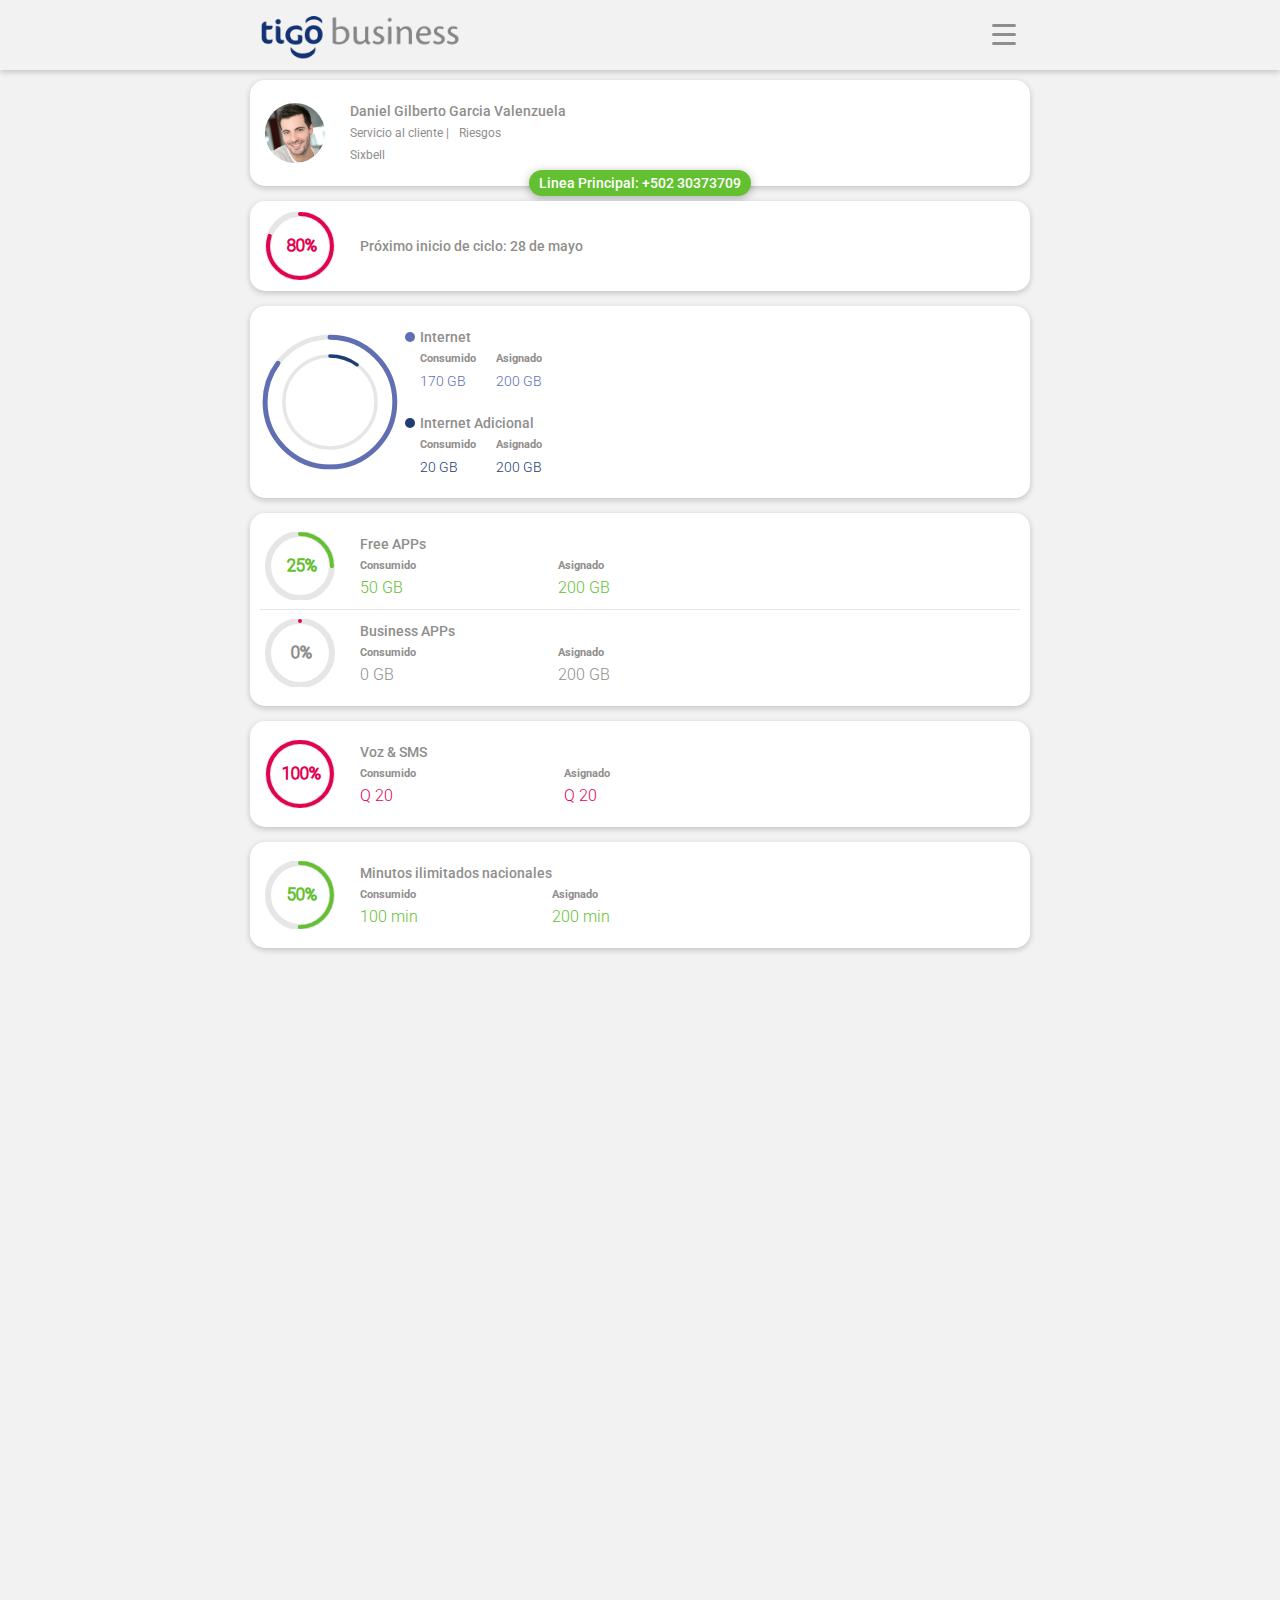
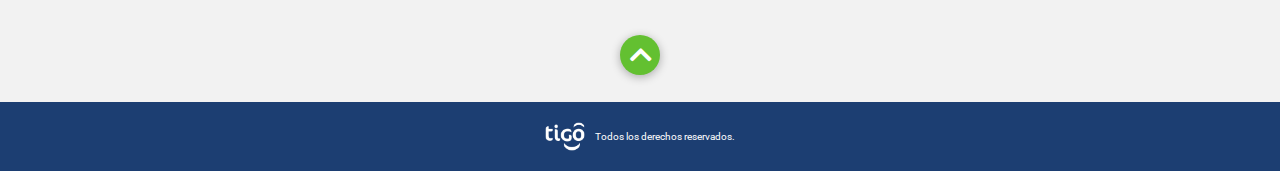
<file: index.html>
<!DOCTYPE html>
<html lang="es">
  <head>
    <title>TIGO</title>
    <meta charset="UTF-8">
    <link href="img/favicon.png" rel="shortcut icon">
    <meta name="viewport" content="width=device-width, initial-scale=1, maximum-scale=1">
    <link href="css/main.css?v=84830" rel="stylesheet" type="text/css">
    <script src="js/main.js?v=84830" type="text/javascript"></script>
    <!-- Meta tags facebook-->
    <meta property="og:title" content="#">
    <meta property="og:description" content="#">
    <meta property="og:image" content="#">
    <!-- Meta tags twitter cards-->
    <meta name="twitter:card" content="summary_large_image">
    <meta name="twitter:title" content="#">
    <meta name="twitter:description" content="#">
    <meta name="twitter:image" content="#">
    <link href="https://fonts.googleapis.com/css?family=Roboto:300,400,500" rel="stylesheet">
  </head>
  <body>
    <div class="header">
      <div class="header__wrap">
        <div class="header__logo"><a href="index.html"><img src="img/logos/logo-tigo.png"></a></div>
        <div class="header__nav">
          <nav>
            <ul>
              <li class="header__nav__menu">Menú<span class="fa fa-angle-right"></span></li>
              <li class="header__nav__user"><a href="#">Daniel Gilberto Garcia Valenzuela</a></li>
              <li><a href="destination-control.html">Control destino</a></li>
              <li><a href="edit-lines.html">Editar lineas</a></li>
              <li><a href="call-history.html">Historico de llamadas</a></li>
              <li><a href="shedules-enabled.html">Horarios habilitados</a></li>
              <li><a href="notifications.html">Notificaciones</a></li>
              <li><a href="#">Salir</a></li>
              <!--li
              a.header__nav__submenu(href="#") Lineas asignadas
              ul
              	li.current
              		a(href="#") +502 30373709
              			span 1
              	li
              		a(href="#") +502 30373758
              			span 2
              	li
              		a(href="#") +502 30373747
              			span 3
              	li
              		a(href="#") +502 30373702
              			span 4
              	li
              		a(href="#") +502 30373776
              			span 5
              
              -->
            </ul>
          </nav>
        </div>
        <div class="header__right">
          <div class="header__ham"><span></span><span></span><span></span></div>
        </div>
      </div>
    </div>
    <div id="sections">
      <div class="contener">
        <div class="card dscroll">
          <div class="card__row">
            <div class="card__avatar">
              <div class="card__avatar__circle"><img src="img/uploads/avatar.png"></div>
            </div>
            <div class="card__body">
              <div class="card__title">Daniel Gilberto Garcia Valenzuela</div>
              <div class="card__info">
                <div class="card__info__title">Servicio al cliente |</div>
                <div class="card__info__title">Riesgos</div>
              </div>
              <div class="card__info">
                <div class="card__info__title">Sixbell</div>
              </div>
            </div>
            <div class="card__line">
              <div class="card__line__number">Linea Principal: <a href="tel:+502 30373709"> +502 30373709</a></div>
            </div>
          </div>
        </div>
        <div class="card dscroll">
          <div class="card__row">
            <div data-percentage="80" class="card__arc circlechartcicle"></div>
            <div class="card__body">
              <div class="card__title">Próximo inicio de ciclo: 28 de mayo</div>
            </div>
          </div>
        </div>
        <div class="card card--row card--double dscroll">
          <div class="card__row dscroll">
            <div data-percentage="" class="card__arc card__arc--big circlechart"></div>
            <div data-percentage="" class="card__arc card__arc--medium card__arc--absolute circlechart"></div>
          </div>
          <div class="card__column">
            <div class="card__body">
              <div class="card__title card__title--double">Internet</div>
              <div class="card__items big">
                <div data-consumed="170" type-date="GB" class="card__body__date card__body__date--consumed">
                  <div class="card__title">Consumido<span></span></div>
                </div>
                <div data-assigned="200" class="card__body__date card__body__date--assigned">
                  <div class="card__title">Asignado<span></span></div>
                </div>
              </div>
            </div>
            <div class="card__body">
              <div class="card__title card__title--double blue">Internet Adicional</div>
              <div class="card__items medium">
                <div data-consumed="20" type-date="GB" class="card__body__date card__body__date--consumed">
                  <div class="card__title">Consumido<span></span></div>
                </div>
                <div data-assigned="200" class="card__body__date card__body__date--assigned">
                  <div class="card__title">Asignado<span></span></div>
                </div>
              </div>
            </div>
          </div>
        </div>
        <div class="card dscroll">
          <div class="card__row dscroll">
            <div data-percentage="" class="card__arc circlechart"></div>
            <div class="card__body">
              <div class="card__title">Free APPs</div>
              <div class="card__items">
                <div data-consumed="50" type-date="GB" class="card__body__date card__body__date--consumed">
                  <div class="card__title">Consumido<span></span></div>
                </div>
                <div data-assigned="200" class="card__body__date card__body__date--assigned">
                  <div class="card__title">Asignado<span></span></div>
                </div>
              </div>
            </div>
          </div>
          <div class="card__row dscroll">
            <div data-percentage="" class="card__arc circlechart"></div>
            <div class="card__body">
              <div class="card__title">Business APPs</div>
              <div class="card__items">
                <div data-consumed="0" type-date="GB" class="card__body__date card__body__date--consumed">
                  <div class="card__title">Consumido<span></span></div>
                </div>
                <div data-assigned="200" class="card__body__date card__body__date--assigned">
                  <div class="card__title">Asignado<span></span></div>
                </div>
              </div>
            </div>
          </div>
        </div>
        <div class="card dscroll">
          <div class="card__row">
            <div data-percentage="" class="card__arc circlechart"></div>
            <div class="card__body">
              <div class="card__title">Voz & SMS</div>
              <div class="card__items">
                <div data-consumed="20" type-date="Q" class="card__body__date card__body__date--consumed">
                  <div class="card__title">Consumido<span></span></div>
                </div>
                <div data-assigned="20" class="card__body__date card__body__date--assigned">
                  <div class="card__title">Asignado<span></span></div>
                </div>
              </div>
            </div>
          </div>
        </div>
        <div class="card dscroll">
          <div class="card__row">
            <div data-percentage="" class="card__arc circlechart"></div>
            <div class="card__body">
              <div class="card__title">Minutos ilimitados nacionales</div>
              <div class="card__items">
                <div data-consumed="100" type-date="min" class="card__body__date card__body__date--consumed">
                  <div class="card__title">Consumido<span>100 min</span></div>
                </div>
                <div data-assigned="200" class="card__body__date card__body__date--assigned">
                  <div class="card__title">Asignado<span>200 min</span></div>
                </div>
              </div>
            </div>
          </div>
        </div>
        <div class="card dscroll">
          <div class="card__row dscroll">
            <div data-percentage="" class="card__arc circlechart"></div>
            <div class="card__body">
              <div class="card__title">Datos Roaming CA</div>
              <div class="card__items">
                <div data-consumed="120" type-date="GB" class="card__body__date card__body__date--consumed">
                  <div class="card__title">Consumido<span>50 GB</span></div>
                </div>
                <div data-assigned="200" class="card__body__date card__body__date--assigned">
                  <div class="card__title">Asignado<span>200 GB</span></div>
                </div>
              </div>
            </div>
          </div>
          <div class="card__row dscroll">
            <div data-percentage="" class="card__arc circlechart"></div>
            <div class="card__body">
              <div class="card__title">Datos Roaming USA-Colombia</div>
              <div class="card__items">
                <div data-consumed="20" type-date="GB" class="card__body__date card__body__date--consumed">
                  <div class="card__title">Consumido<span>20 GB</span></div>
                </div>
                <div data-assigned="200" class="card__body__date card__body__date--assigned">
                  <div class="card__title">Asignado<span>200 GB</span></div>
                </div>
              </div>
            </div>
          </div>
          <div class="card__row dscroll">
            <div data-percentage="" class="card__arc circlechart"></div>
            <div class="card__body">
              <div class="card__title">Datos Roaming América</div>
              <div class="card__items">
                <div data-consumed="130" type-date="GB" class="card__body__date card__body__date--consumed">
                  <div class="card__title">Consumido<span>100 GB</span></div>
                </div>
                <div data-assigned="200" class="card__body__date card__body__date--assigned">
                  <div class="card__title">Asignado<span>200 GB</span></div>
                </div>
              </div>
            </div>
          </div>
          <div class="card__row dscroll">
            <div data-percentage="" class="card__arc circlechart"></div>
            <div class="card__body">
              <div class="card__title">Datos Roaming Mundial</div>
              <div class="card__items">
                <div data-consumed="180" type-date="GB" class="card__body__date card__body__date--consumed">
                  <div class="card__title">Consumido<span>180 GB</span></div>
                </div>
                <div data-assigned="200" class="card__body__date card__body__date--assigned">
                  <div class="card__title">Asignado<span>200 GB</span></div>
                </div>
              </div>
            </div>
          </div>
          <div class="card__row dscroll">
            <div data-percentage="" class="card__arc circlechart"></div>
            <div class="card__body">
              <div class="card__title">Roaming bajo demanda</div>
              <div class="card__items">
                <div data-consumed="20" type-date="Q" class="card__body__date card__body__date--consumed">
                  <div class="card__title">Consumido<span></span></div>
                </div>
                <div data-assigned="20" class="card__body__date card__body__date--assigned">
                  <div class="card__title">Asignado<span></span></div>
                </div>
              </div>
            </div>
          </div>
        </div>
        <div class="card card--phone dscroll">
          <div class="card__body">
            <div class="card__title">Lineas asignadas al empleado<span class="fa fa-mobile"></span></div>
            <div class="card__row">
              <div class="card__column">
                <div class="card__phone card__phone--current">+502 30373709<span>1</span></div>
                <div class="card__phone">+502 30373745<span>2</span></div>
                <div class="card__phone">+502 30373733<span>3</span></div>
              </div>
              <div class="card__column">
                <div class="card__phone">+502 30373778<span>4</span></div>
                <div class="card__phone">+502 30373709<span>5</span></div>
              </div>
            </div>
          </div>
        </div>
        <div class="arrow">
          <div data-goto=".contener" class="arrow__back"><span class="fa fa-angle-up"></span></div>
        </div>
      </div>
    </div>
    <div class="footer">
      <div class="footer__logo"><a href="#"><img src="img/logos/logo_tigo-footer.png"></a></div>
      <div class="footer__description">Todos los derechos reservados.			</div>
    </div>
  </body>
</html>
</file>
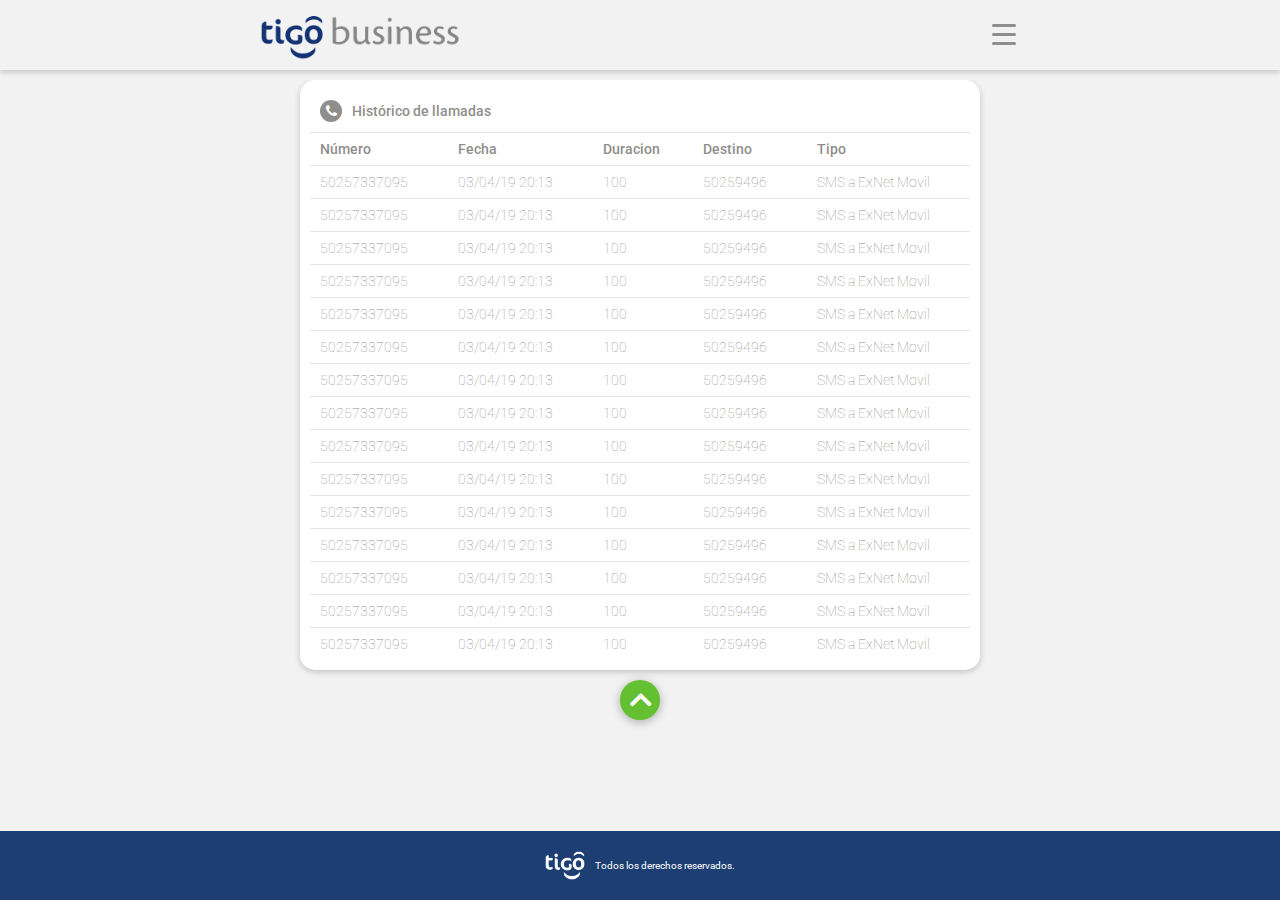
<file: call-history.html>
<!DOCTYPE html>
<html lang="es">
  <head>
    <title>TIGO</title>
    <meta charset="UTF-8">
    <link href="img/favicon.png" rel="shortcut icon">
    <meta name="viewport" content="width=device-width, initial-scale=1, maximum-scale=1">
    <link href="css/main.css?v=11728" rel="stylesheet" type="text/css">
    <script src="js/main.js?v=11728" type="text/javascript"></script>
    <!-- Meta tags facebook-->
    <meta property="og:title" content="#">
    <meta property="og:description" content="#">
    <meta property="og:image" content="#">
    <!-- Meta tags twitter cards-->
    <meta name="twitter:card" content="summary_large_image">
    <meta name="twitter:title" content="#">
    <meta name="twitter:description" content="#">
    <meta name="twitter:image" content="#">
    <link href="https://fonts.googleapis.com/css?family=Roboto:300,400,500" rel="stylesheet">
  </head>
  <body>
    <div class="header">
      <div class="header__wrap">
        <div class="header__logo"><a href="index.html"><img src="img/logos/logo-tigo.png"></a></div>
        <div class="header__nav">
          <nav>
            <ul>
              <li class="header__nav__menu">Menú<span class="fa fa-angle-right"></span></li>
              <li class="header__nav__user"><a href="#">Daniel Gilberto Garcia Valenzuela</a></li>
              <li><a href="destination-control.html">Control destino</a></li>
              <li><a href="edit-lines.html">Editar lineas</a></li>
              <li><a href="call-history.html">Historico de llamadas</a></li>
              <li><a href="shedules-enabled.html">Horarios habilitados</a></li>
              <li><a href="notifications.html">Notificaciones</a></li>
              <li><a href="#">Salir</a></li>
              <!--li
              a.header__nav__submenu(href="#") Lineas asignadas
              ul
              	li.current
              		a(href="#") +502 30373709
              			span 1
              	li
              		a(href="#") +502 30373758
              			span 2
              	li
              		a(href="#") +502 30373747
              			span 3
              	li
              		a(href="#") +502 30373702
              			span 4
              	li
              		a(href="#") +502 30373776
              			span 5
              
              -->
            </ul>
          </nav>
        </div>
        <div class="header__right">
          <div class="header__ham"><span></span><span></span><span></span></div>
        </div>
      </div>
    </div>
    <div id="sections">
      <div class="contener contener--call">
        <div class="scroll">
          <div class="card card--table card--margin dscroll">
            <div class="card__body">
              <div class="card__title">Histórico de llamadas<span class="fa fa-phone"></span></div>
            </div>
            <div class="card__table">
              <table>
                <thead>
                  <tr>
                    <th>Número</th>
                    <th>Fecha</th>
                    <th>Duracion</th>
                    <th>Destino</th>
                    <th>Tipo</th>
                  </tr>
                </thead>
                <tbody>
                  <tr>
                    <td>50257337095</td>
                    <td>03/04/19 20:13</td>
                    <td>100</td>
                    <td>50259496</td>
                    <td>SMS a ExNet Movil</td>
                  </tr>
                  <tr>
                    <td>50257337095</td>
                    <td>03/04/19 20:13</td>
                    <td>100</td>
                    <td>50259496</td>
                    <td>SMS a ExNet Movil</td>
                  </tr>
                  <tr>
                    <td>50257337095</td>
                    <td>03/04/19 20:13</td>
                    <td>100</td>
                    <td>50259496</td>
                    <td>SMS a ExNet Movil</td>
                  </tr>
                  <tr>
                    <td>50257337095</td>
                    <td>03/04/19 20:13</td>
                    <td>100</td>
                    <td>50259496</td>
                    <td>SMS a ExNet Movil</td>
                  </tr>
                  <tr>
                    <td>50257337095</td>
                    <td>03/04/19 20:13</td>
                    <td>100</td>
                    <td>50259496</td>
                    <td>SMS a ExNet Movil</td>
                  </tr>
                  <tr>
                    <td>50257337095</td>
                    <td>03/04/19 20:13</td>
                    <td>100</td>
                    <td>50259496</td>
                    <td>SMS a ExNet Movil</td>
                  </tr>
                  <tr>
                    <td>50257337095</td>
                    <td>03/04/19 20:13</td>
                    <td>100</td>
                    <td>50259496</td>
                    <td>SMS a ExNet Movil</td>
                  </tr>
                  <tr>
                    <td>50257337095</td>
                    <td>03/04/19 20:13</td>
                    <td>100</td>
                    <td>50259496</td>
                    <td>SMS a ExNet Movil</td>
                  </tr>
                  <tr>
                    <td>50257337095</td>
                    <td>03/04/19 20:13</td>
                    <td>100</td>
                    <td>50259496</td>
                    <td>SMS a ExNet Movil</td>
                  </tr>
                  <tr>
                    <td>50257337095</td>
                    <td>03/04/19 20:13</td>
                    <td>100</td>
                    <td>50259496</td>
                    <td>SMS a ExNet Movil</td>
                  </tr>
                  <tr>
                    <td>50257337095</td>
                    <td>03/04/19 20:13</td>
                    <td>100</td>
                    <td>50259496</td>
                    <td>SMS a ExNet Movil</td>
                  </tr>
                  <tr>
                    <td>50257337095</td>
                    <td>03/04/19 20:13</td>
                    <td>100</td>
                    <td>50259496</td>
                    <td>SMS a ExNet Movil</td>
                  </tr>
                  <tr>
                    <td>50257337095</td>
                    <td>03/04/19 20:13</td>
                    <td>100</td>
                    <td>50259496</td>
                    <td>SMS a ExNet Movil</td>
                  </tr>
                  <tr>
                    <td>50257337095</td>
                    <td>03/04/19 20:13</td>
                    <td>100</td>
                    <td>50259496</td>
                    <td>SMS a ExNet Movil</td>
                  </tr>
                  <tr>
                    <td>50257337095</td>
                    <td>03/04/19 20:13</td>
                    <td>100</td>
                    <td>50259496</td>
                    <td>SMS a ExNet Movil						</td>
                  </tr>
                </tbody>
              </table>
            </div>
          </div>
        </div>
        <div class="arrow">
          <div data-goto=".contener" class="arrow__back"><span class="fa fa-angle-up"></span></div>
        </div>
      </div>
    </div>
    <div class="footer">
      <div class="footer__logo"><a href="#"><img src="img/logos/logo_tigo-footer.png"></a></div>
      <div class="footer__description">Todos los derechos reservados.			</div>
    </div>
  </body>
</html>
</file>
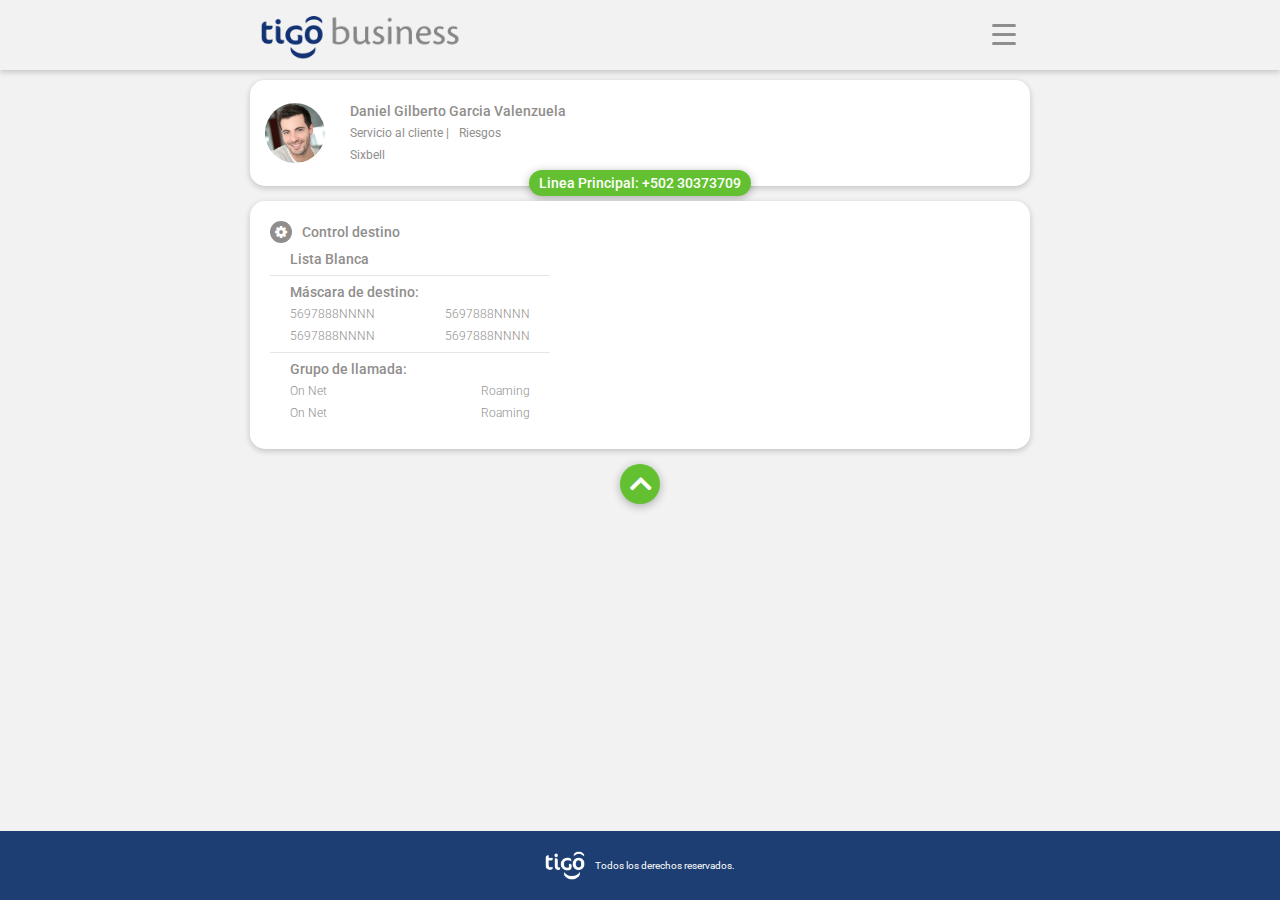
<file: destination-control.html>
<!DOCTYPE html>
<html lang="es">
  <head>
    <title>TIGO</title>
    <meta charset="UTF-8">
    <link href="img/favicon.png" rel="shortcut icon">
    <meta name="viewport" content="width=device-width, initial-scale=1, maximum-scale=1">
    <link href="css/main.css?v=82577" rel="stylesheet" type="text/css">
    <script src="js/main.js?v=82577" type="text/javascript"></script>
    <!-- Meta tags facebook-->
    <meta property="og:title" content="#">
    <meta property="og:description" content="#">
    <meta property="og:image" content="#">
    <!-- Meta tags twitter cards-->
    <meta name="twitter:card" content="summary_large_image">
    <meta name="twitter:title" content="#">
    <meta name="twitter:description" content="#">
    <meta name="twitter:image" content="#">
    <link href="https://fonts.googleapis.com/css?family=Roboto:300,400,500" rel="stylesheet">
  </head>
  <body>
    <div class="header">
      <div class="header__wrap">
        <div class="header__logo"><a href="index.html"><img src="img/logos/logo-tigo.png"></a></div>
        <div class="header__nav">
          <nav>
            <ul>
              <li class="header__nav__menu">Menú<span class="fa fa-angle-right"></span></li>
              <li class="header__nav__user"><a href="#">Daniel Gilberto Garcia Valenzuela</a></li>
              <li><a href="destination-control.html">Control destino</a></li>
              <li><a href="edit-lines.html">Editar lineas</a></li>
              <li><a href="call-history.html">Historico de llamadas</a></li>
              <li><a href="shedules-enabled.html">Horarios habilitados</a></li>
              <li><a href="notifications.html">Notificaciones</a></li>
              <li><a href="#">Salir</a></li>
              <!--li
              a.header__nav__submenu(href="#") Lineas asignadas
              ul
              	li.current
              		a(href="#") +502 30373709
              			span 1
              	li
              		a(href="#") +502 30373758
              			span 2
              	li
              		a(href="#") +502 30373747
              			span 3
              	li
              		a(href="#") +502 30373702
              			span 4
              	li
              		a(href="#") +502 30373776
              			span 5
              
              -->
            </ul>
          </nav>
        </div>
        <div class="header__right">
          <div class="header__ham"><span></span><span></span><span></span></div>
        </div>
      </div>
    </div>
    <div id="sections">
      <div class="contener">
        <div class="card dscroll">
          <div class="card__row">
            <div class="card__avatar">
              <div class="card__avatar__circle"><img src="img/uploads/avatar.png"></div>
            </div>
            <div class="card__body">
              <div class="card__title">Daniel Gilberto Garcia Valenzuela</div>
              <div class="card__info">
                <div class="card__info__title">Servicio al cliente |</div>
                <div class="card__info__title">Riesgos</div>
              </div>
              <div class="card__info">
                <div class="card__info__title">Sixbell</div>
              </div>
            </div>
            <div class="card__line">
              <div class="card__line__number">Linea Principal: <a href="tel:+502 30373709"> +502 30373709</a></div>
            </div>
          </div>
        </div>
        <div class="card card--destiny dscroll">
          <div class="card__body">
            <div class="card__title">Control destino<span class="fa fa-cog"></span></div>
            <div class="card__row">
              <div class="card__title">Lista Blanca</div>
            </div>
            <div class="card__row">
              <div class="card__column">
                <div class="card__title">Máscara de destino:</div>
                <div class="card__date">5697888NNNN</div>
                <div class="card__date">5697888NNNN</div>
              </div>
              <div class="card__column">
                <div class="card__date">5697888NNNN</div>
                <div class="card__date">5697888NNNN</div>
              </div>
            </div>
            <div class="card__row">
              <div class="card__column">
                <div class="card__title">Grupo de llamada: 	</div>
                <div class="card__date">On Net</div>
                <div class="card__date">On Net</div>
              </div>
              <div class="card__column">
                <div class="card__date">Roaming</div>
                <div class="card__date">Roaming</div>
              </div>
            </div>
          </div>
        </div>
        <div class="arrow">
          <div data-goto=".contener" class="arrow__back"><span class="fa fa-angle-up"></span></div>
        </div>
      </div>
    </div>
    <div class="footer">
      <div class="footer__logo"><a href="#"><img src="img/logos/logo_tigo-footer.png"></a></div>
      <div class="footer__description">Todos los derechos reservados.			</div>
    </div>
  </body>
</html>
</file>
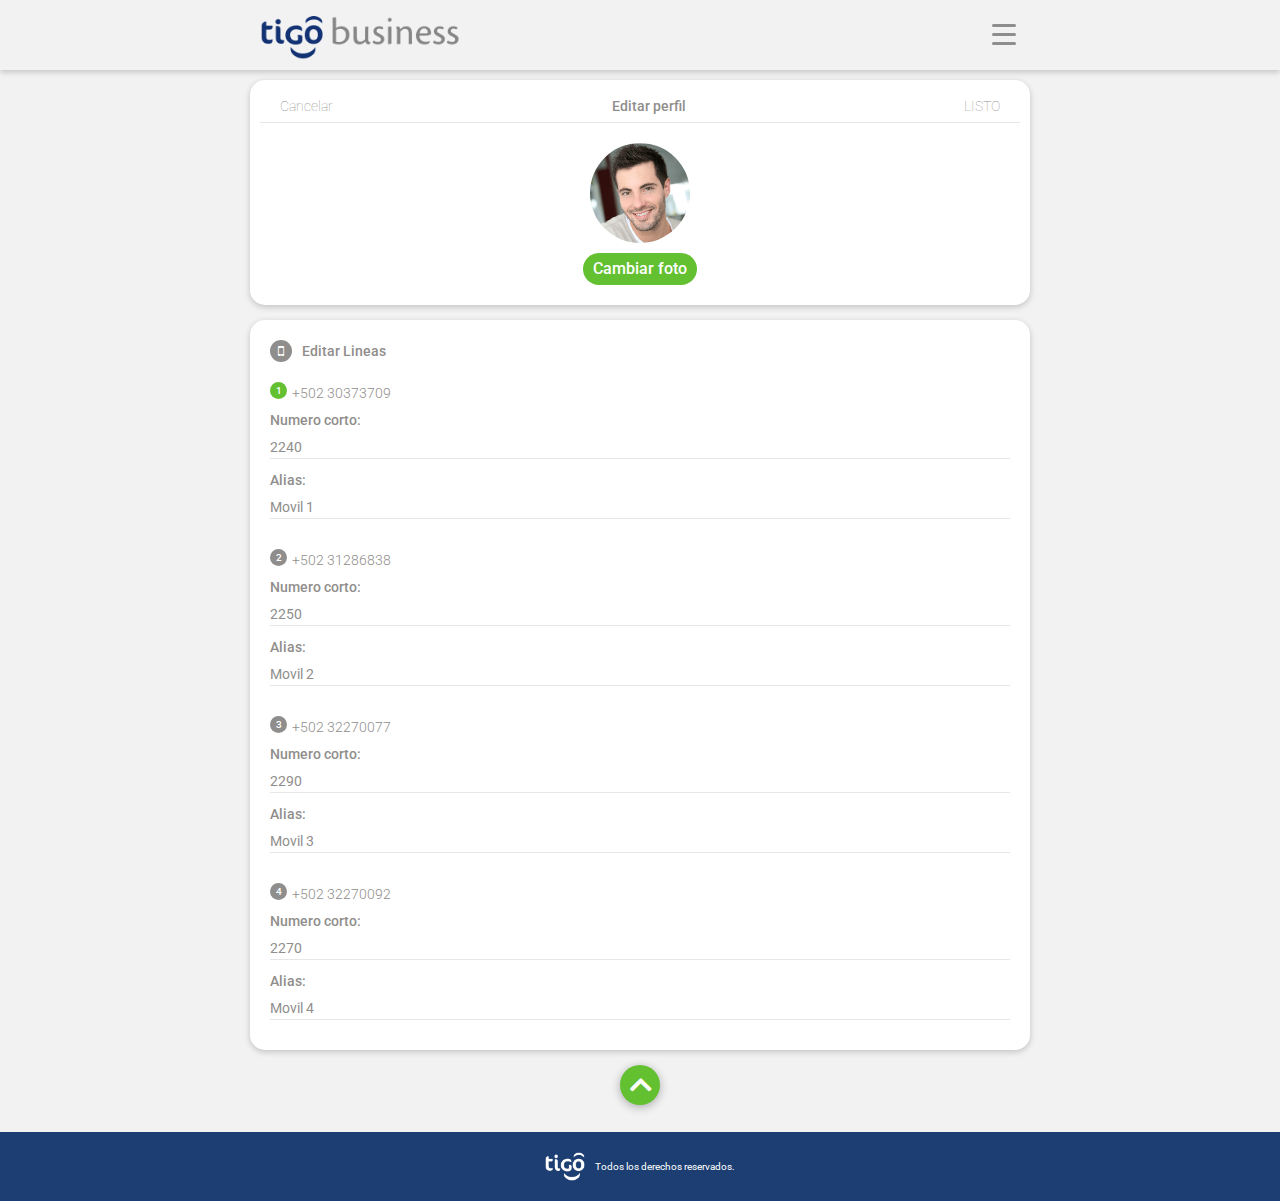
<file: edit-lines.html>
<!DOCTYPE html>
<html lang="es">
  <head>
    <title>TIGO</title>
    <meta charset="UTF-8">
    <link href="img/favicon.png" rel="shortcut icon">
    <meta name="viewport" content="width=device-width, initial-scale=1, maximum-scale=1">
    <link href="css/main.css?v=75735" rel="stylesheet" type="text/css">
    <script src="js/main.js?v=75735" type="text/javascript"></script>
    <!-- Meta tags facebook-->
    <meta property="og:title" content="#">
    <meta property="og:description" content="#">
    <meta property="og:image" content="#">
    <!-- Meta tags twitter cards-->
    <meta name="twitter:card" content="summary_large_image">
    <meta name="twitter:title" content="#">
    <meta name="twitter:description" content="#">
    <meta name="twitter:image" content="#">
    <link href="https://fonts.googleapis.com/css?family=Roboto:300,400,500" rel="stylesheet">
  </head>
  <body>
    <div class="header">
      <div class="header__wrap">
        <div class="header__logo"><a href="index.html"><img src="img/logos/logo-tigo.png"></a></div>
        <div class="header__nav">
          <nav>
            <ul>
              <li class="header__nav__menu">Menú<span class="fa fa-angle-right"></span></li>
              <li class="header__nav__user"><a href="#">Daniel Gilberto Garcia Valenzuela</a></li>
              <li><a href="destination-control.html">Control destino</a></li>
              <li><a href="edit-lines.html">Editar lineas</a></li>
              <li><a href="call-history.html">Historico de llamadas</a></li>
              <li><a href="shedules-enabled.html">Horarios habilitados</a></li>
              <li><a href="notifications.html">Notificaciones</a></li>
              <li><a href="#">Salir</a></li>
              <!--li
              a.header__nav__submenu(href="#") Lineas asignadas
              ul
              	li.current
              		a(href="#") +502 30373709
              			span 1
              	li
              		a(href="#") +502 30373758
              			span 2
              	li
              		a(href="#") +502 30373747
              			span 3
              	li
              		a(href="#") +502 30373702
              			span 4
              	li
              		a(href="#") +502 30373776
              			span 5
              
              -->
            </ul>
          </nav>
        </div>
        <div class="header__right">
          <div class="header__ham"><span></span><span></span><span></span></div>
        </div>
      </div>
    </div>
    <div id="sections">
      <div class="contener">
        <div class="card card--edit dscroll">
          <div class="card__row">
            <div class="card__link"><a href="#">Cancelar</a></div>
            <div class="card__title">Editar perfil</div>
            <div class="card__link"><a href="#">LISTO	</a></div>
          </div>
          <div class="card__body">
            <div class="card__avatar">
              <div class="card__avatar__circle"><img src="img/uploads/avatar.png"></div>
            </div>
            <div class="card__button"><a href="#" class="btn">Cambiar foto</a></div>
          </div>
        </div>
        <div class="card card--destiny dscroll">
          <div class="card__body">
            <div class="card__title">Editar Lineas<span class="fa fa-mobile"></span></div>
          </div>
          <form>
            <div class="form__line">
              <div class="form__number form__number--current">+502 30373709<span>1</span></div>
              <div class="form__element">
                <div class="form__title">Numero corto:</div>
                <div class="form__input">
                  <input type="number" name="number" value="2240">
                </div>
              </div>
              <div class="form__element">
                <div class="form__title">Alias:</div>
                <div class="form__input">
                  <input type="text" name="alias" value="Movil 1">
                </div>
              </div>
            </div>
            <div class="form__line">
              <div class="form__number">+502 31286838<span>2</span></div>
              <div class="form__element">
                <div class="form__title">Numero corto: 	</div>
                <div class="form__input">
                  <input type="number" name="number" value="2250">
                </div>
              </div>
              <div class="form__element">
                <div class="form__title">Alias:</div>
                <div class="form__input">
                  <input type="text" name="alias" value="Movil 2">
                </div>
              </div>
            </div>
            <div class="form__line">
              <div class="form__number">+502 32270077<span>3</span></div>
              <div class="form__element">
                <div class="form__title">Numero corto: </div>
                <div class="form__input">
                  <input type="number" name="number" value="2290">
                </div>
              </div>
              <div class="form__element">
                <div class="form__title">Alias:</div>
                <div class="form__input">
                  <input type="text" name="alias" value="Movil 3">
                </div>
              </div>
            </div>
            <div class="form__line">
              <div class="form__number">+502 32270092<span>4</span></div>
              <div class="form__element">
                <div class="form__title">Numero corto: 	</div>
                <div class="form__input">
                  <input type="number" name="number" value="2270">
                </div>
              </div>
              <div class="form__element">
                <div class="form__title">Alias:</div>
                <div class="form__input">
                  <input type="text" name="alias" value="Movil 4">
                </div>
              </div>
            </div>
          </form>
        </div>
        <div class="arrow">
          <div data-goto=".contener" class="arrow__back"><span class="fa fa-angle-up"></span></div>
        </div>
      </div>
    </div>
    <div class="footer">
      <div class="footer__logo"><a href="#"><img src="img/logos/logo_tigo-footer.png"></a></div>
      <div class="footer__description">Todos los derechos reservados.			</div>
    </div>
  </body>
</html>
</file>
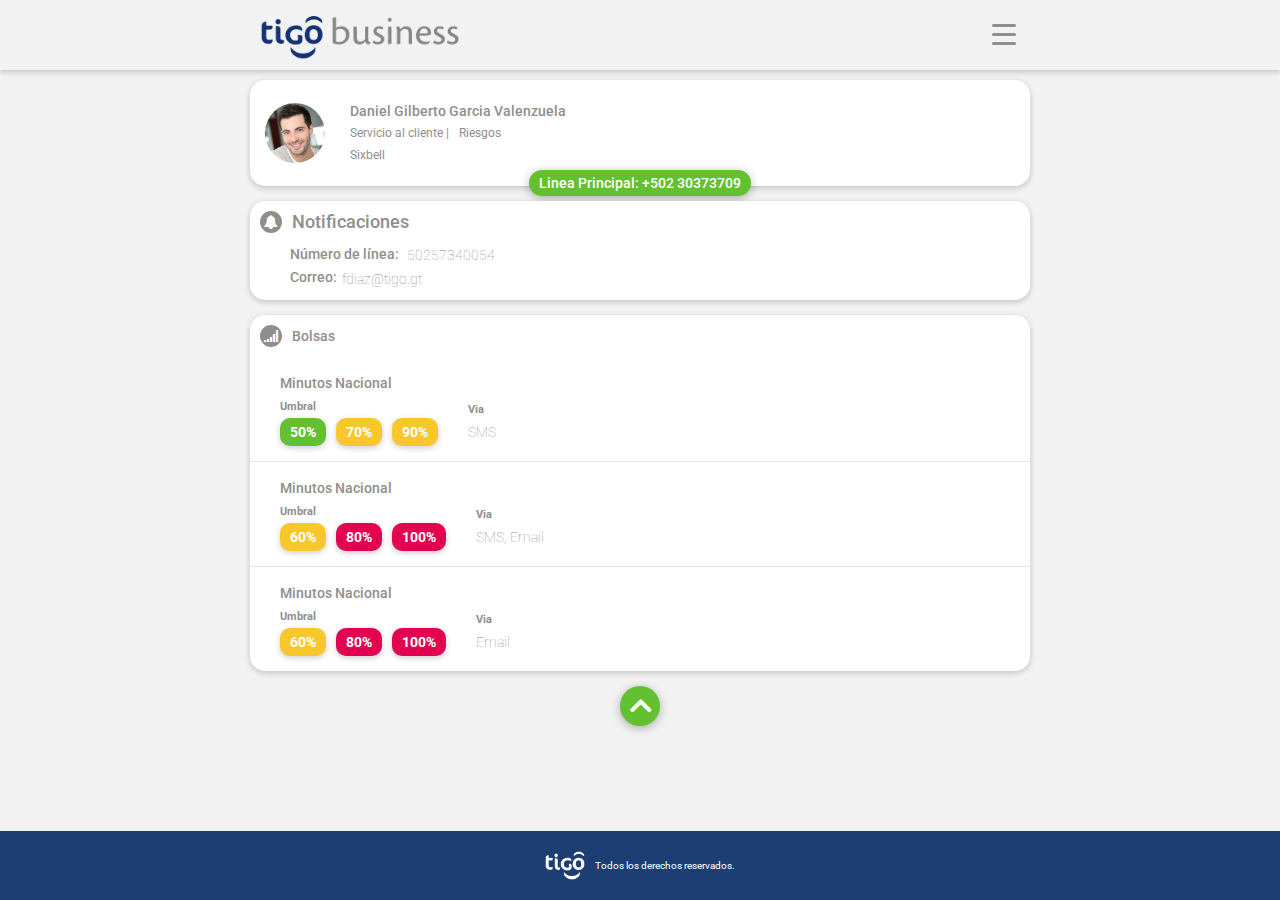
<file: notifications.html>
<!DOCTYPE html>
<html lang="es">
  <head>
    <title>TIGO</title>
    <meta charset="UTF-8">
    <link href="img/favicon.png" rel="shortcut icon">
    <meta name="viewport" content="width=device-width, initial-scale=1, maximum-scale=1">
    <link href="css/main.css?v=20658" rel="stylesheet" type="text/css">
    <script src="js/main.js?v=20658" type="text/javascript"></script>
    <!-- Meta tags facebook-->
    <meta property="og:title" content="#">
    <meta property="og:description" content="#">
    <meta property="og:image" content="#">
    <!-- Meta tags twitter cards-->
    <meta name="twitter:card" content="summary_large_image">
    <meta name="twitter:title" content="#">
    <meta name="twitter:description" content="#">
    <meta name="twitter:image" content="#">
    <link href="https://fonts.googleapis.com/css?family=Roboto:300,400,500" rel="stylesheet">
  </head>
  <body>
    <div class="header">
      <div class="header__wrap">
        <div class="header__logo"><a href="index.html"><img src="img/logos/logo-tigo.png"></a></div>
        <div class="header__nav">
          <nav>
            <ul>
              <li class="header__nav__menu">Menú<span class="fa fa-angle-right"></span></li>
              <li class="header__nav__user"><a href="#">Daniel Gilberto Garcia Valenzuela</a></li>
              <li><a href="destination-control.html">Control destino</a></li>
              <li><a href="edit-lines.html">Editar lineas</a></li>
              <li><a href="call-history.html">Historico de llamadas</a></li>
              <li><a href="shedules-enabled.html">Horarios habilitados</a></li>
              <li><a href="notifications.html">Notificaciones</a></li>
              <li><a href="#">Salir</a></li>
              <!--li
              a.header__nav__submenu(href="#") Lineas asignadas
              ul
              	li.current
              		a(href="#") +502 30373709
              			span 1
              	li
              		a(href="#") +502 30373758
              			span 2
              	li
              		a(href="#") +502 30373747
              			span 3
              	li
              		a(href="#") +502 30373702
              			span 4
              	li
              		a(href="#") +502 30373776
              			span 5
              
              -->
            </ul>
          </nav>
        </div>
        <div class="header__right">
          <div class="header__ham"><span></span><span></span><span></span></div>
        </div>
      </div>
    </div>
    <div id="sections">
      <div class="contener">
        <div class="card dscroll">
          <div class="card__row">
            <div class="card__avatar">
              <div class="card__avatar__circle"><img src="img/uploads/avatar.png"></div>
            </div>
            <div class="card__body">
              <div class="card__title">Daniel Gilberto Garcia Valenzuela</div>
              <div class="card__info">
                <div class="card__info__title">Servicio al cliente |</div>
                <div class="card__info__title">Riesgos</div>
              </div>
              <div class="card__info">
                <div class="card__info__title">Sixbell</div>
              </div>
            </div>
            <div class="card__line">
              <div class="card__line__number">Linea Principal: <a href="tel:+502 30373709"> +502 30373709</a></div>
            </div>
          </div>
        </div>
        <div class="card card--notification dscroll">
          <div class="card__body">
            <div class="card__title">Notificaciones<span class="fa fa-bell"></span></div>
            <div class="card__column">
              <div class="card__title">Número de línea: <span>50257340054</span></div>
              <div class="card__title">Correo:<span>fdiaz@tigo.gt</span></div>
            </div>
          </div>
        </div>
        <div class="card card--bags dscroll">
          <div class="card__body">
            <div class="card__title">Bolsas<span class="fa fa-signal"></span></div>
          </div>
          <div class="card__row dscroll">
            <div class="card__body">
              <div class="card__title">Minutos Nacional</div>
              <div class="card__items">
                <div class="card__body__date">
                  <div class="card__title">Umbral</div>
                  <div class="card__row">
                    <div class="card__bag">50%</div>
                    <div class="card__bag card__bag--yellow">70%</div>
                    <div class="card__bag card__bag--yellow">90%</div>
                  </div>
                </div>
                <div class="card__body__date">
                  <div class="card__title">Via</div>
                  <div class="card__row">
                    <div class="card__via">SMS</div>
                  </div>
                </div>
              </div>
            </div>
          </div>
          <div class="card__row dscroll">
            <div class="card__body">
              <div class="card__title">Minutos Nacional</div>
              <div class="card__items">
                <div class="card__body__date">
                  <div class="card__title">Umbral</div>
                  <div class="card__row">
                    <div class="card__bag card__bag--yellow">60%</div>
                    <div class="card__bag card__bag--red">80%</div>
                    <div class="card__bag card__bag--red">100%</div>
                  </div>
                </div>
                <div class="card__body__date">
                  <div class="card__title">Via</div>
                  <div class="card__row">
                    <div class="card__via">SMS, Email</div>
                  </div>
                </div>
              </div>
            </div>
          </div>
          <div class="card__row dscroll">
            <div class="card__body">
              <div class="card__title">Minutos Nacional</div>
              <div class="card__items">
                <div class="card__body__date">
                  <div class="card__title">Umbral</div>
                  <div class="card__row">
                    <div class="card__bag card__bag--yellow">60%</div>
                    <div class="card__bag card__bag--red">80%</div>
                    <div class="card__bag card__bag--red">100%</div>
                  </div>
                </div>
                <div class="card__body__date">
                  <div class="card__title">Via</div>
                  <div class="card__row">
                    <div class="card__via">Email										</div>
                  </div>
                </div>
              </div>
            </div>
          </div>
        </div>
        <div class="arrow">
          <div data-goto=".contener" class="arrow__back"><span class="fa fa-angle-up"></span></div>
        </div>
      </div>
    </div>
    <div class="footer">
      <div class="footer__logo"><a href="#"><img src="img/logos/logo_tigo-footer.png"></a></div>
      <div class="footer__description">Todos los derechos reservados.			</div>
    </div>
  </body>
</html>
</file>
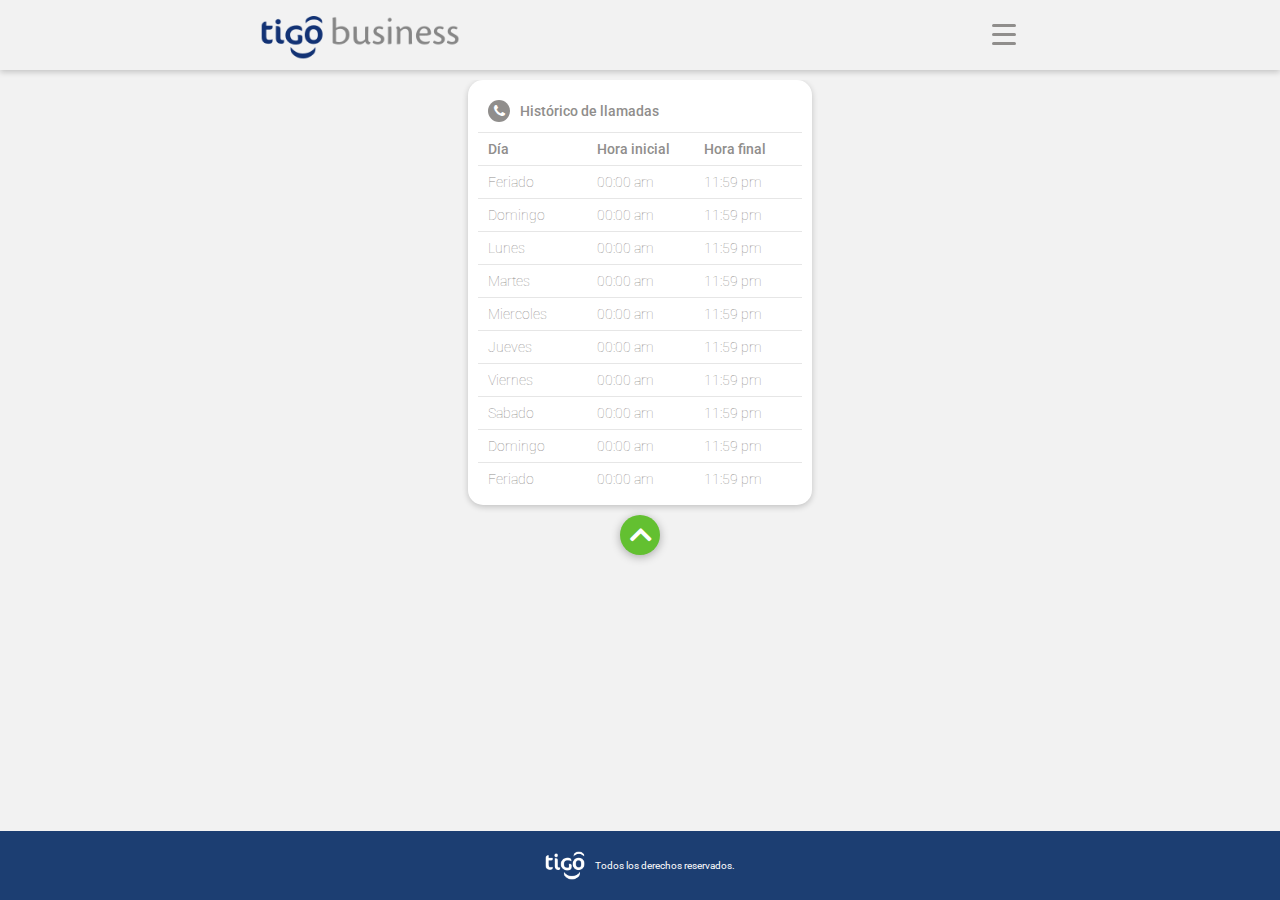
<file: shedules-enabled.html>
<!DOCTYPE html>
<html lang="es">
  <head>
    <title>TIGO</title>
    <meta charset="UTF-8">
    <link href="img/favicon.png" rel="shortcut icon">
    <meta name="viewport" content="width=device-width, initial-scale=1, maximum-scale=1">
    <link href="css/main.css?v=1174" rel="stylesheet" type="text/css">
    <script src="js/main.js?v=1174" type="text/javascript"></script>
    <!-- Meta tags facebook-->
    <meta property="og:title" content="#">
    <meta property="og:description" content="#">
    <meta property="og:image" content="#">
    <!-- Meta tags twitter cards-->
    <meta name="twitter:card" content="summary_large_image">
    <meta name="twitter:title" content="#">
    <meta name="twitter:description" content="#">
    <meta name="twitter:image" content="#">
    <link href="https://fonts.googleapis.com/css?family=Roboto:300,400,500" rel="stylesheet">
  </head>
  <body>
    <div class="header">
      <div class="header__wrap">
        <div class="header__logo"><a href="index.html"><img src="img/logos/logo-tigo.png"></a></div>
        <div class="header__nav">
          <nav>
            <ul>
              <li class="header__nav__menu">Menú<span class="fa fa-angle-right"></span></li>
              <li class="header__nav__user"><a href="#">Daniel Gilberto Garcia Valenzuela</a></li>
              <li><a href="destination-control.html">Control destino</a></li>
              <li><a href="edit-lines.html">Editar lineas</a></li>
              <li><a href="call-history.html">Historico de llamadas</a></li>
              <li><a href="shedules-enabled.html">Horarios habilitados</a></li>
              <li><a href="notifications.html">Notificaciones</a></li>
              <li><a href="#">Salir</a></li>
              <!--li
              a.header__nav__submenu(href="#") Lineas asignadas
              ul
              	li.current
              		a(href="#") +502 30373709
              			span 1
              	li
              		a(href="#") +502 30373758
              			span 2
              	li
              		a(href="#") +502 30373747
              			span 3
              	li
              		a(href="#") +502 30373702
              			span 4
              	li
              		a(href="#") +502 30373776
              			span 5
              
              -->
            </ul>
          </nav>
        </div>
        <div class="header__right">
          <div class="header__ham"><span></span><span></span><span></span></div>
        </div>
      </div>
    </div>
    <div id="sections">
      <div class="contener">
        <div class="scroll">
          <div class="card card--table card--margin dscroll">
            <div class="card__body">
              <div class="card__title">Histórico de llamadas<span class="fa fa-phone"></span></div>
            </div>
            <div class="card__table">
              <table>
                <thead>
                  <tr>
                    <th>Día</th>
                    <th>Hora inicial</th>
                    <th>Hora final</th>
                  </tr>
                </thead>
                <tbody>
                  <tr>
                    <td>Feriado</td>
                    <td>00:00 am</td>
                    <td>11:59 pm</td>
                  </tr>
                  <tr>
                    <td>Domingo</td>
                    <td>00:00 am</td>
                    <td>11:59 pm</td>
                  </tr>
                  <tr>
                    <td>Lunes</td>
                    <td>00:00 am</td>
                    <td>11:59 pm</td>
                  </tr>
                  <tr>
                    <td>Martes</td>
                    <td>00:00 am</td>
                    <td>11:59 pm</td>
                  </tr>
                  <tr>
                    <td>Miercoles</td>
                    <td>00:00 am</td>
                    <td>11:59 pm</td>
                  </tr>
                  <tr>
                    <td>Jueves</td>
                    <td>00:00 am</td>
                    <td>11:59 pm</td>
                  </tr>
                  <tr>
                    <td>Viernes</td>
                    <td>00:00 am</td>
                    <td>11:59 pm</td>
                  </tr>
                  <tr>
                    <td>Sabado</td>
                    <td>00:00 am</td>
                    <td>11:59 pm</td>
                  </tr>
                  <tr>
                    <td>Domingo</td>
                    <td>00:00 am</td>
                    <td>11:59 pm</td>
                  </tr>
                  <tr>
                    <td>Feriado</td>
                    <td>00:00 am</td>
                    <td>11:59 pm</td>
                  </tr>
                </tbody>
              </table>
            </div>
          </div>
        </div>
        <div class="arrow">
          <div data-goto=".contener" class="arrow__back"><span class="fa fa-angle-up"></span></div>
        </div>
      </div>
    </div>
    <div class="footer">
      <div class="footer__logo"><a href="#"><img src="img/logos/logo_tigo-footer.png"></a></div>
      <div class="footer__description">Todos los derechos reservados.			</div>
    </div>
  </body>
</html>
</file>
<file: css/main.css>
.clearfix:after,.clearfix:before{content:" ";display:table}.clearfix:after{clear:both}.pull-right{float:right!important}.pull-left{float:left!important}.hide{display:none!important}.show{display:block!important}.invisible{visibility:hidden}.hidden{display:none!important}.affix{position:fixed}*{margin:0;padding:0;border:0;outline:0;-moz-box-sizing:border-box;box-sizing:border-box}html{min-height:100%;position:relative}body{-webkit-font-smoothing:antialiased;background:#f2f2f2;margin:0 0 80px}body,button,input,select,textarea{font-family:'Roboto',sans-serif;font-size:14px;line-height:22px;color:#2c2a25}a,button,input,select,textarea{transition:.2s ease}a{color:#1c3e72;text-decoration:none}a.a-classic{text-decoration:underline}a:hover,button:hover,input[type=checkbox]:hover,input[type=radio]:hover,label:hover,select:hover{cursor:pointer}.h1,.h2,.h3,.h4,.h5,h1,h2,h3,h4,h5{margin-bottom:20px;font-family:'Roboto',sans-serif;font-weight:700}.cols>div,p{margin-bottom:20px}.h1,h1{font-size:32px;line-height:36px}@media (min-width:960px){.h1,h1{font-size:50px;line-height:56px}}.h2,h2{font-size:26px;line-height:29px}@media (min-width:720px){.h2,h2{font-size:32px;line-height:36px}}.h3,h3{font-size:20px;line-height:22px}@media (min-width:480px){.h3,h3{font-size:26px;line-height:29px}}.h4,h4{font-size:16px;line-height:22px}@media (min-width:480px){.h4,h4{font-size:20px;line-height:22px}}.h5,h5{font-size:14px;line-height:16px}ol,ul{list-style-type:none}img{width:auto;height:auto;margin:0 auto}img,svg{display:block;max-width:100%}.col-lg-1,.col-lg-10,.col-lg-11,.col-lg-12,.col-lg-2,.col-lg-3,.col-lg-4,.col-lg-5,.col-lg-6,.col-lg-7,.col-lg-8,.col-lg-9,.col-md-1,.col-md-10,.col-md-11,.col-md-12,.col-md-2,.col-md-3,.col-md-4,.col-md-5,.col-md-6,.col-md-7,.col-md-8,.col-md-9,.col-sm-1,.col-sm-10,.col-sm-11,.col-sm-12,.col-sm-2,.col-sm-3,.col-sm-4,.col-sm-5,.col-sm-6,.col-sm-7,.col-sm-8,.col-sm-9,.col-xs-1,.col-xs-10,.col-xs-11,.col-xs-12,.col-xs-2,.col-xs-3,.col-xs-4,.col-xs-5,.col-xs-6,.col-xs-7,.col-xs-8,.col-xs-9{position:relative;min-height:1px;padding-left:10px;padding-right:10px}.cols,.row{margin-left:-10px;margin-right:-10px}.row:after,.row:before{content:" ";display:table}.row:after{clear:both}.cols.cols-gutter-0:after,.cols.cols-gutter-0:before,.cols:after,.cols:before{content:" ";display:table}.cols.cols-gutter-0:after,.cols:after{clear:both}.cols>div{-moz-box-sizing:border-box;box-sizing:border-box}.cols:last-child{margin-bottom:-20px}.cols.cols-gutter-0,.cols.cols-gutter-1,.cols.cols-gutter-buttons{margin-left:0;margin-right:0}.cols.cols-gutter-0>div{padding-left:0;padding-right:0;margin-bottom:0}.cols.cols-gutter-0:last-child,.cols.cols-gutter-1>div:last-child{margin-bottom:0}.cols.cols-gutter-1:after,.cols.cols-gutter-1:before{content:" ";display:table}.cols.cols-gutter-1:after{clear:both}.cols.cols-gutter-1>div{padding-left:0;padding-right:0;margin-bottom:5px}@media (min-width:960px){.cols.cols-gutter-1>div{padding-left:5px;padding-right:5px;margin-bottom:5px}.cols.cols-gutter-1>div:last-child{margin-bottom:5px}}.cols.cols-gutter-buttons:after,.cols.cols-gutter-buttons:before{content:" ";display:table}.cols.cols-gutter-buttons:after{clear:both}.cols.cols-gutter-buttons>div{padding-left:0;padding-right:4px;margin-bottom:10px}.cols.cols-gutter-buttons>div:last-child{padding-right:0}@media (min-width:960px){.cols.cols-gutter-2{margin-left:-20px;margin-right:-20px}.cols.cols-gutter-2:after,.cols.cols-gutter-2:before{content:" ";display:table}.cols.cols-gutter-2:after{clear:both}.cols.cols-gutter-2>div{padding-left:20px;padding-right:20px;margin-bottom:40px}.cols.cols-gutter-2:last-child{margin-bottom:-40px}}@media (max-width:960px){.cols.cols-scroll{overflow:auto;-webkit-overflow-scrolling:touch;white-space:nowrap;margin:0 -20px -20px;padding:0 20px 20px}.cols.cols-scroll>div{display:inline-block;vertical-align:top;width:350px;white-space:normal;margin:0;padding:0 10px 0 0}.cols.cols-scroll>div:last-child{margin-right:15px}.cols.cols-gutter-min{margin-left:0;margin-right:0}.cols.cols-gutter-min:after,.cols.cols-gutter-min:before{content:" ";display:table}.cols.cols-gutter-min:after{clear:both}.cols.cols-gutter-min>div{padding-left:5px;padding-right:5px;margin-bottom:10px}.cols.cols-gutter-min:last-child{margin-bottom:10px}}@media (max-width:1200px){.cols.cols-scroll-limit{overflow:auto;-webkit-overflow-scrolling:touch;white-space:nowrap;margin:0 -20px -20px;padding:0 20px 20px}.cols.cols-scroll-limit>div{display:inline-block;vertical-align:top;width:300px;white-space:normal;margin:0;padding:0 10px 0 0}.cols.cols-scroll-limit>div:last-child{margin-right:15px}.cols.cols-gutter-min{margin-left:0;margin-right:0}.cols.cols-gutter-min:after,.cols.cols-gutter-min:before{content:" ";display:table}.cols.cols-gutter-min:after{clear:both}.cols.cols-gutter-min>div{padding-left:5px;padding-right:5px;margin-bottom:10px}.cols.cols-gutter-min:last-child{margin-bottom:10px}}@media (max-width:960px) and (min-width:960px){.cols.cols-scroll{margin-right:-40px}}@media (max-width:1200px) and (min-width:720px){.cols.cols-scroll-limit{margin-right:-40px}}.col-xs-1,.col-xs-10,.col-xs-11,.col-xs-12,.col-xs-2,.col-xs-3,.col-xs-4,.col-xs-5,.col-xs-6,.col-xs-7,.col-xs-8,.col-xs-9{float:left}.col-xs-12{width:100%}.col-xs-11{width:91.66666666666666%}.col-xs-10{width:83.33333333333334%}.col-xs-9{width:75%}.col-xs-8{width:66.66666666666666%}.col-xs-7{width:58.333333333333336%}.col-xs-6{width:50%}.col-xs-5{width:41.66666666666667%}.col-xs-4{width:33.33333333333333%}.col-xs-3{width:25%}.col-xs-2{width:16.666666666666664%}.col-xs-1{width:8.333333333333332%}.col-xs-pull-12{right:100%}.col-xs-pull-11{right:91.66666666666666%}.col-xs-pull-10{right:83.33333333333334%}.col-xs-pull-9{right:75%}.col-xs-pull-8{right:66.66666666666666%}.col-xs-pull-7{right:58.333333333333336%}.col-xs-pull-6{right:50%}.col-xs-pull-5{right:41.66666666666667%}.col-xs-pull-4{right:33.33333333333333%}.col-xs-pull-3{right:25%}.col-xs-pull-2{right:16.666666666666664%}.col-xs-pull-1{right:8.333333333333332%}.col-xs-pull-0{right:auto}.col-xs-push-12{left:100%}.col-xs-push-11{left:91.66666666666666%}.col-xs-push-10{left:83.33333333333334%}.col-xs-push-9{left:75%}.col-xs-push-8{left:66.66666666666666%}.col-xs-push-7{left:58.333333333333336%}.col-xs-push-6{left:50%}.col-xs-push-5{left:41.66666666666667%}.col-xs-push-4{left:33.33333333333333%}.col-xs-push-3{left:25%}.col-xs-push-2{left:16.666666666666664%}.col-xs-push-1{left:8.333333333333332%}.col-xs-push-0{left:auto}.col-xs-offset-12{margin-left:100%}.col-xs-offset-11{margin-left:91.66666666666666%}.col-xs-offset-10{margin-left:83.33333333333334%}.col-xs-offset-9{margin-left:75%}.col-xs-offset-8{margin-left:66.66666666666666%}.col-xs-offset-7{margin-left:58.333333333333336%}.col-xs-offset-6{margin-left:50%}.col-xs-offset-5{margin-left:41.66666666666667%}.col-xs-offset-4{margin-left:33.33333333333333%}.col-xs-offset-3{margin-left:25%}.col-xs-offset-2{margin-left:16.666666666666664%}.col-xs-offset-1{margin-left:8.333333333333332%}.col-xs-offset-0{margin-left:0}@media (min-width:480px){.col-sm-1,.col-sm-10,.col-sm-11,.col-sm-12,.col-sm-2,.col-sm-3,.col-sm-4,.col-sm-5,.col-sm-6,.col-sm-7,.col-sm-8,.col-sm-9{float:left}.col-sm-12{width:100%}.col-sm-11{width:91.66666666666666%}.col-sm-10{width:83.33333333333334%}.col-sm-9{width:75%}.col-sm-8{width:66.66666666666666%}.col-sm-7{width:58.333333333333336%}.col-sm-6{width:50%}.col-sm-5{width:41.66666666666667%}.col-sm-4{width:33.33333333333333%}.col-sm-3{width:25%}.col-sm-2{width:16.666666666666664%}.col-sm-1{width:8.333333333333332%}.col-sm-pull-12{right:100%}.col-sm-pull-11{right:91.66666666666666%}.col-sm-pull-10{right:83.33333333333334%}.col-sm-pull-9{right:75%}.col-sm-pull-8{right:66.66666666666666%}.col-sm-pull-7{right:58.333333333333336%}.col-sm-pull-6{right:50%}.col-sm-pull-5{right:41.66666666666667%}.col-sm-pull-4{right:33.33333333333333%}.col-sm-pull-3{right:25%}.col-sm-pull-2{right:16.666666666666664%}.col-sm-pull-1{right:8.333333333333332%}.col-sm-pull-0{right:auto}.col-sm-push-12{left:100%}.col-sm-push-11{left:91.66666666666666%}.col-sm-push-10{left:83.33333333333334%}.col-sm-push-9{left:75%}.col-sm-push-8{left:66.66666666666666%}.col-sm-push-7{left:58.333333333333336%}.col-sm-push-6{left:50%}.col-sm-push-5{left:41.66666666666667%}.col-sm-push-4{left:33.33333333333333%}.col-sm-push-3{left:25%}.col-sm-push-2{left:16.666666666666664%}.col-sm-push-1{left:8.333333333333332%}.col-sm-push-0{left:auto}.col-sm-offset-12{margin-left:100%}.col-sm-offset-11{margin-left:91.66666666666666%}.col-sm-offset-10{margin-left:83.33333333333334%}.col-sm-offset-9{margin-left:75%}.col-sm-offset-8{margin-left:66.66666666666666%}.col-sm-offset-7{margin-left:58.333333333333336%}.col-sm-offset-6{margin-left:50%}.col-sm-offset-5{margin-left:41.66666666666667%}.col-sm-offset-4{margin-left:33.33333333333333%}.col-sm-offset-3{margin-left:25%}.col-sm-offset-2{margin-left:16.666666666666664%}.col-sm-offset-1{margin-left:8.333333333333332%}.col-sm-offset-0{margin-left:0}}@media (min-width:720px){.col-md-1,.col-md-10,.col-md-11,.col-md-12,.col-md-2,.col-md-3,.col-md-4,.col-md-5,.col-md-6,.col-md-7,.col-md-8,.col-md-9{float:left}.col-md-12{width:100%}.col-md-11{width:91.66666666666666%}.col-md-10{width:83.33333333333334%}.col-md-9{width:75%}.col-md-8{width:66.66666666666666%}.col-md-7{width:58.333333333333336%}.col-md-6{width:50%}.col-md-5{width:41.66666666666667%}.col-md-4{width:33.33333333333333%}.col-md-3{width:25%}.col-md-2{width:16.666666666666664%}.col-md-1{width:8.333333333333332%}.col-md-pull-12{right:100%}.col-md-pull-11{right:91.66666666666666%}.col-md-pull-10{right:83.33333333333334%}.col-md-pull-9{right:75%}.col-md-pull-8{right:66.66666666666666%}.col-md-pull-7{right:58.333333333333336%}.col-md-pull-6{right:50%}.col-md-pull-5{right:41.66666666666667%}.col-md-pull-4{right:33.33333333333333%}.col-md-pull-3{right:25%}.col-md-pull-2{right:16.666666666666664%}.col-md-pull-1{right:8.333333333333332%}.col-md-pull-0{right:auto}.col-md-push-12{left:100%}.col-md-push-11{left:91.66666666666666%}.col-md-push-10{left:83.33333333333334%}.col-md-push-9{left:75%}.col-md-push-8{left:66.66666666666666%}.col-md-push-7{left:58.333333333333336%}.col-md-push-6{left:50%}.col-md-push-5{left:41.66666666666667%}.col-md-push-4{left:33.33333333333333%}.col-md-push-3{left:25%}.col-md-push-2{left:16.666666666666664%}.col-md-push-1{left:8.333333333333332%}.col-md-push-0{left:auto}.col-md-offset-12{margin-left:100%}.col-md-offset-11{margin-left:91.66666666666666%}.col-md-offset-10{margin-left:83.33333333333334%}.col-md-offset-9{margin-left:75%}.col-md-offset-8{margin-left:66.66666666666666%}.col-md-offset-7{margin-left:58.333333333333336%}.col-md-offset-6{margin-left:50%}.col-md-offset-5{margin-left:41.66666666666667%}.col-md-offset-4{margin-left:33.33333333333333%}.col-md-offset-3{margin-left:25%}.col-md-offset-2{margin-left:16.666666666666664%}.col-md-offset-1{margin-left:8.333333333333332%}.col-md-offset-0{margin-left:0}}@media (min-width:960px){.col-lg-1,.col-lg-10,.col-lg-11,.col-lg-12,.col-lg-2,.col-lg-3,.col-lg-4,.col-lg-5,.col-lg-6,.col-lg-7,.col-lg-8,.col-lg-9{float:left}.col-lg-12{width:100%}.col-lg-11{width:91.66666666666666%}.col-lg-10{width:83.33333333333334%}.col-lg-9{width:75%}.col-lg-8{width:66.66666666666666%}.col-lg-7{width:58.333333333333336%}.col-lg-6{width:50%}.col-lg-5{width:41.66666666666667%}.col-lg-4{width:33.33333333333333%}.col-lg-3{width:25%}.col-lg-2{width:16.666666666666664%}.col-lg-1{width:8.333333333333332%}.col-lg-pull-12{right:100%}.col-lg-pull-11{right:91.66666666666666%}.col-lg-pull-10{right:83.33333333333334%}.col-lg-pull-9{right:75%}.col-lg-pull-8{right:66.66666666666666%}.col-lg-pull-7{right:58.333333333333336%}.col-lg-pull-6{right:50%}.col-lg-pull-5{right:41.66666666666667%}.col-lg-pull-4{right:33.33333333333333%}.col-lg-pull-3{right:25%}.col-lg-pull-2{right:16.666666666666664%}.col-lg-pull-1{right:8.333333333333332%}.col-lg-pull-0{right:auto}.col-lg-push-12{left:100%}.col-lg-push-11{left:91.66666666666666%}.col-lg-push-10{left:83.33333333333334%}.col-lg-push-9{left:75%}.col-lg-push-8{left:66.66666666666666%}.col-lg-push-7{left:58.333333333333336%}.col-lg-push-6{left:50%}.col-lg-push-5{left:41.66666666666667%}.col-lg-push-4{left:33.33333333333333%}.col-lg-push-3{left:25%}.col-lg-push-2{left:16.666666666666664%}.col-lg-push-1{left:8.333333333333332%}.col-lg-push-0{left:auto}.col-lg-offset-12{margin-left:100%}.col-lg-offset-11{margin-left:91.66666666666666%}.col-lg-offset-10{margin-left:83.33333333333334%}.col-lg-offset-9{margin-left:75%}.col-lg-offset-8{margin-left:66.66666666666666%}.col-lg-offset-7{margin-left:58.333333333333336%}.col-lg-offset-6{margin-left:50%}.col-lg-offset-5{margin-left:41.66666666666667%}.col-lg-offset-4{margin-left:33.33333333333333%}.col-lg-offset-3{margin-left:25%}.col-lg-offset-2{margin-left:16.666666666666664%}.col-lg-offset-1{margin-left:8.333333333333332%}.col-lg-offset-0{margin-left:0}}@-webkit-keyframes fadeIn{0%{opacity:0}}@keyframes fadeIn{0%{opacity:0}}@-webkit-keyframes fadeOut{to{opacity:0}}@keyframes fadeOut{to{opacity:0}}@-webkit-keyframes slideUp{0%{-webkit-transform:translateY(100%);transform:translateY(100%)}}@keyframes slideUp{0%{-webkit-transform:translateY(100%);transform:translateY(100%)}}@-webkit-keyframes slideFadeUp{0%{-webkit-transform:translateY(20px);transform:translateY(20px);opacity:0}}@keyframes slideFadeUp{0%{-webkit-transform:translateY(20px);transform:translateY(20px);opacity:0}}@-webkit-keyframes slideUpOut{to{-webkit-transform:translateY(-100%);transform:translateY(-100%)}}@keyframes slideUpOut{to{-webkit-transform:translateY(-100%);transform:translateY(-100%)}}@-webkit-keyframes slideDown{0%{-webkit-transform:translateY(-100%);transform:translateY(-100%)}}@keyframes slideDown{0%{-webkit-transform:translateY(-100%);transform:translateY(-100%)}}@-webkit-keyframes slideFadeDown{0%{-webkit-transform:translateY(-20px);transform:translateY(-20px);opacity:0}}@keyframes slideFadeDown{0%{-webkit-transform:translateY(-20px);transform:translateY(-20px);opacity:0}}@-webkit-keyframes slideDownOut{to{-webkit-transform:translateY(100%);transform:translateY(100%)}}@keyframes slideDownOut{to{-webkit-transform:translateY(100%);transform:translateY(100%)}}@-webkit-keyframes slideLeft{0%{-webkit-transform:translateX(100%);transform:translateX(100%)}}@keyframes slideLeft{0%{-webkit-transform:translateX(100%);transform:translateX(100%)}}@-webkit-keyframes slideFadeLeft{0%{-webkit-transform:translateX(20px);transform:translateX(20px);opacity:0}}@keyframes slideFadeLeft{0%{-webkit-transform:translateX(20px);transform:translateX(20px);opacity:0}}@-webkit-keyframes slideLeftOut{to{-webkit-transform:translateX(-100%);transform:translateX(-100%)}}@keyframes slideLeftOut{to{-webkit-transform:translateX(-100%);transform:translateX(-100%)}}@-webkit-keyframes slideRight{0%{-webkit-transform:translateX(-100%);transform:translateX(-100%)}}@keyframes slideRight{0%{-webkit-transform:translateX(-100%);transform:translateX(-100%)}}@-webkit-keyframes slideFadeRight{0%{-webkit-transform:translateX(-20px);transform:translateX(-20px);opacity:0}}@keyframes slideFadeRight{0%{-webkit-transform:translateX(-20px);transform:translateX(-20px);opacity:0}}@-webkit-keyframes slideRightOut{to{-webkit-transform:translateX(100%);transform:translateX(100%)}}@keyframes slideRightOut{to{-webkit-transform:translateX(100%);transform:translateX(100%)}}@-webkit-keyframes scaleIn{0%{-webkit-transform:scale(0);transform:scale(0)}}@keyframes scaleIn{0%{-webkit-transform:scale(0);transform:scale(0)}}@-webkit-keyframes scaleFadeIn{0%{-webkit-transform:scale(1.2);transform:scale(1.2);opacity:0}}@keyframes scaleFadeIn{0%{-webkit-transform:scale(1.2);transform:scale(1.2);opacity:0}}@-webkit-keyframes scaleOut{to{-webkit-transform:scale(0);transform:scale(0)}}@keyframes scaleOut{to{-webkit-transform:scale(0);transform:scale(0)}}@-webkit-keyframes scaleFadeOut{to{-webkit-transform:scale(.8);transform:scale(.8);opacity:0}}@keyframes scaleFadeOut{to{-webkit-transform:scale(.8);transform:scale(.8);opacity:0}}@-webkit-keyframes translateBg{0%{-webkit-transform:translateY(-10%);transform:translateY(-10%)}}@keyframes translateBg{0%{-webkit-transform:translateY(-10%);transform:translateY(-10%)}}@-webkit-keyframes heightMd{0%{max-height:0;overflow:hidden}to{max-height:500px;overflow:hidden}}@keyframes heightMd{0%{max-height:0;overflow:hidden}to{max-height:500px;overflow:hidden}}@-webkit-keyframes bgIn{0%{-webkit-transform:translateY(-10%);transform:translateY(-10%)}}@keyframes bgIn{0%{-webkit-transform:translateY(-10%);transform:translateY(-10%)}}.arrow{display:block;width:100%;text-align:center;padding:10px 0;margin-top:-10px}.arrow .arrow__back{width:40px;height:40px;line-height:40px;text-align:center;border-radius:50%;overflow:hidden;color:#fff;background-color:#63c031;display:inline-block;box-shadow:0 2px 10px rgba(0,0,0,.3);cursor:pointer}.arrow .arrow__back span{color:#fff;font-size:36px;font-weight:700}article{position:relative;overflow:hidden;color:#000}.bg,article a:after{position:absolute;top:0;left:0;width:100%;height:100%}article a:after{content:""}.bg{background:center center no-repeat;background-size:cover;opacity:0;display:block}.bg.bg-loaded{-webkit-animation:fadeIn 1s ease both;animation:fadeIn 1s ease both;opacity:1}.bg img{display:none}.btn{font-weight:500;display:inline-block;padding:5px 10px;font-size:16px;border-radius:20px;transition:.2s;background:#63c031;color:#fff}.btn:hover{background:0 0;border:1px solid #1c3e72;color:#1c3e72}.card{position:relative;display:-ms-flexbox;display:flex;-ms-flex-direction:column;flex-direction:column;border-radius:15px;background-color:#fff;box-shadow:0 2px 6px rgba(0,0,0,.2);margin:0 10px 15px;-webkit-user-select:none;-moz-user-select:none;-ms-user-select:none;user-select:none;padding:10px}.card.card--row{-ms-flex-direction:row;flex-direction:row}.card.card--margin{margin:0 auto}.card.card--phone .card__row{-ms-flex-pack:distribute;justify-content:space-around;-ms-flex-align:baseline;align-items:baseline}.card.card--destiny .card__row:first-child,.card.card--phone .card__row:first-child,.card.card--table .card__row:first-child{border-right:1px solid #e6e6e6}.card.card--phone .card__column{height:100%}.card.card--phone .card__phone span,.card.card--phone .card__title span{float:left;width:22px;height:22px;line-height:22px;text-align:center;border-radius:50%;overflow:hidden;margin-right:10px;background-color:#908e8c;color:#fff;font-size:14px}.card.card--phone .card__phone{color:#908e8c;font-size:12px;font-weight:300;padding:10px}.card.card--phone .card__phone span{width:17px;height:17px;line-height:17px;margin-right:5px;font-size:10px;font-weight:500}.card.card--destiny .card__date.card__phone--current span,.card.card--phone .card__phone.card__phone--current span,.header .header__nav ul li ul li.current span,form .form__number.form__number--current span{background-color:#63c031}.card.card--table{display:table}.card.card--table .card__row{-ms-flex-pack:distribute;justify-content:space-around;-ms-flex-align:baseline;align-items:baseline}.card.card--table .card__column{height:100%}.card.card--bags .card__body .card__title span,.card.card--destiny .card__title span,.card.card--table .card__title span{float:left;width:22px;height:22px;line-height:22px;text-align:center;border-radius:50%;overflow:hidden;margin-right:10px;background-color:#908e8c;color:#fff;font-size:14px}.card.card--table table{border-collapse:collapse!important;border-spacing:0!important;text-align:left;padding-left:10px}.card.card--table table tr{border-top:1px solid #e6e6e6}.card.card--table table tr td{min-width:100px;padding:5px 40px 5px 10px;font-weight:100;color:#908e8c}.card.card--table table thead tr th{padding:5px 0 5px 10px;color:#908e8c;font-weight:500}.card.card--destiny .card__row{-ms-flex-pack:justify;justify-content:space-between;-ms-flex-align:end;align-items:flex-end;padding:5px 20px}.card.card--destiny .card__row .card__title{width:100%}.card.card--destiny .card__column{height:100%}.card.card--destiny .card__date{color:#908e8c;font-size:12px;font-weight:300}.card.card--destiny .card__date span,.header .header__nav ul li ul li span,form .form__number span{float:left;width:17px;height:17px;line-height:17px;text-align:center;border-radius:50%;overflow:hidden;margin-right:5px;background-color:#908e8c;color:#fff;font-size:10px;font-weight:500}.card.card--bags{padding:0}.card.card--bags .card__row{-ms-flex-pack:justify;justify-content:space-between;-ms-flex-align:end;align-items:flex-end;padding:5px 20px}.card.card--bags .card__row:first-child{border-right:1px solid #e6e6e6}.card.card--bags .card__row .card__title{width:100%}.card.card--bags .card__column{height:100%}.card.card--bags .card__body{width:auto}.card.card--bags .card__items .card__body__date{margin-right:20px}.card.card--bags .card__items .card__title{display:inline-block;font-size:14px}.card.card--bags .card__items .card__via,.card.card--notification .card__column .card__title span{color:#908e8c;display:inline-block;font-size:14px;font-weight:100}.card.card--bags .card__items .card__row{padding:0}.card.card--bags .card__bag{border-radius:10px;background-color:#63c031;color:#fff;font-weight:700;padding:3px 10px;margin-right:10px;box-shadow:0 2px 6px rgba(0,0,0,.2)}.card.card--bags .card__bag.card__bag--yellow{background-color:#f7c72c}.card.card--bags .card__bag.card__bag--red{background-color:#e20251}.card.card--notification{-ms-flex-direction:row;flex-direction:row;padding:0}.card.card--notification .card__body{width:auto}.card.card--notification .card__title{font-size:18px}.card.card--notification .card__title span{float:left;width:22px;height:22px;line-height:22px;text-align:center;border-radius:50%;overflow:hidden;margin-right:10px;background-color:#908e8c;color:#fff;font-size:14px}.card.card--notification .card__column{padding:10px 10px 0 30px}.card.card--notification .card__column .card__title{display:inline-block;font-size:14px}.card.card--notification .card__column .card__title span{float:none;width:auto;height:auto;border-radius:initial;background-color:initial;vertical-align:middle;margin-left:5px}.card.card--edit .card__row{-ms-flex-pack:justify;justify-content:space-between;-ms-flex-align:end;align-items:flex-end;padding:5px 20px}.card.card--edit .card__body{width:100%;text-align:center}.card.card--edit .card__avatar{margin:0}.card.card--double .card__title--double:after,.card.card--edit .card__avatar .card__avatar__circle{width:100px;height:100px;line-height:100px;text-align:center;border-radius:50%;overflow:hidden}.card.card--edit .card__avatar .card__avatar__circle img{width:100px}.card.card--double .card__items .card__body__date{margin-right:-4px}@media (min-width:350px){.card.card--double .card__items .card__body__date{margin-right:20px}}.card.card--double .card__row{min-width:140px;border-color:transparent}.card.card--double .card__body{width:100%}.card.card--double .card__title--double{position:relative}.card.card--double .card__title--double:after{content:'';position:absolute;top:6px;left:-15px;width:10px;height:10px;line-height:10px;background-color:#606eb3}.card.card--double .card__title--double.blue:after{background-color:#1c3e72}.card.card--double .big .card__title span{font-size:14px!important;color:#606eb3}.card.card--double .medium .card__title span{font-size:14px!important;color:#1c3e72}.card .card__row{display:-ms-flexbox;display:flex;-ms-flex-direction:row;flex-direction:row;-ms-flex-align:center;align-items:center;border-bottom:1px solid #e6e6e6}.card .card__row:last-child{border-bottom:0 solid #e6e6e6}.card .card__column{display:-ms-flexbox;display:flex;-ms-flex-direction:column;flex-direction:column;-ms-flex-pack:center;justify-content:center}.card .card__link{font-weight:100}.card .card__link a{color:#908e8c}.card .card__items{-ms-flex-direction:row;flex-direction:row;-ms-flex-align:center;align-items:center;-ms-flex-pack:justify;justify-content:space-between}.card .card__items.card__items--green span{color:#63c031}.card .card__items.card__items--green .card__arc .circle-chart__info{stroke:#63c031}.card .card__items.card__items--yellow span{color:#f7c72c}.card .card__items.card__items--yellow .card__arc .circle-chart__info{stroke:#f7c72c}.card .card__items.card__items--red span{color:#e20251}.card .card__items.card__items--red .card__arc .circle-chart__info{stroke:#e20251}.card .card__items .card__body__date{margin-right:30px}.card .card__items .card__body__date .card__title{font-size:11px;font-weight:700}.card .card__items .card__body__date .card__title span{font-size:16px;font-weight:300}.card .card__info,.card .card__items{display:-ms-flexbox;display:flex}.card .card__info .card__info__title{color:#908e8c;font-size:12px;margin-right:10px}.card .card__arc{margin-right:10px}.card .card__arc.card__arc--absolute{position:absolute;min-width:140px}.card .card__arc.card__arc--absolute .circle-chart--big{width:100px;height:100px;margin-left:20px}.card .card__arc.card__arc--absolute .circle-chart--big .circle-chart__circle{stroke:#1c3e72;stroke-width:1.2}.card .card__arc.card__arc--absolute .circle-chart--big .circle-chart__background{stroke-width:1.2}.card .card__arc--text{position:absolute;left:7.7%;font-weight:700}.card .card__avatar{display:inline-block;margin-right:10px;padding:10px 5px}.card .card__avatar .card__avatar__circle,.header .header__nav ul li.header__nav__user:after{width:60px;height:60px;line-height:60px;text-align:center;border-radius:50%;overflow:hidden}.card .card__avatar .card__avatar__circle img{width:60px}.card .card__body{display:inline-block;vertical-align:middle;padding:10px;width:300px}.card .card__title{color:#908e8c;font-size:16px -1;font-weight:500}.card .card__title span,.header .header__nav ul li ul.ul--in,.header .header__nav ul li ul.ul--out{display:block}.card .card__line{position:absolute;bottom:-10px;left:0;width:100%;text-align:center}.card .card__line .card__line__number{box-shadow:0 2px 10px rgba(0,0,0,.3);display:inline-block;background-color:#63c031;color:#fff;padding:2px 10px;border-radius:50px;font-weight:500}.card .card__line .card__line__number a[href^=tel]{color:inherit;text-decoration:none}.circle-chart{width:80px;height:70px;font-family:'Roboto',sans-serif;padding:1px}.circle-chart.circle-chart--md{width:100px;height:100px;margin-left:20px}.circle-chart.circle-chart--md .circle-chart__circle{stroke:#1c3e72;stroke-width:1.2}.circle-chart.circle-chart--md .circle-chart__background{stroke-width:1.2}.circle-chart.circle-chart--big{width:140px;height:140px}.circle-chart.circle-chart--big .circle-chart__circle{stroke:#606eb3;stroke-width:1.2}.circle-chart.circle-chart--big .circle-chart__background{stroke-width:1.2}.circle-chart__circle{stroke:#606eb3;stroke-width:2;fill:none;-webkit-animation:circle-chart-fill 2s reverse;animation:circle-chart-fill 2s reverse;-webkit-transform:rotate(-90deg);transform:rotate(-90deg);-webkit-transform-origin:center;transform-origin:center;stroke-linecap:round}.circle-chart__circle--negative{-webkit-transform:rotate(-90deg) scale(1,-1);transform:rotate(-90deg) scale(1,-1)}.circle-chart__background{stroke:#e6e6e6;stroke-width:3;fill:none}.circle-chart__info{opacity:1;-webkit-transform:translateY(.1em);transform:translateY(.1em);stroke:#908e8c;stroke-width:.8px}.circle-chart__info.circle-chart__info--green{stroke:#63c031}.circle-chart__info.circle-chart__info--yellow{stroke:#f7c72c}.circle-chart__info.circle-chart__info--red{stroke:#e20251}.circle-chart__percent{alignment-baseline:central;text-anchor:middle;font-size:8px;font-weight:100}.circle-chart__subline{alignment-baseline:central;text-anchor:middle;font-size:3px}.success-stroke{stroke:#e20251}.warning-stroke{stroke:#f7c72c}.danger-stroke{stroke:#63c031}@-webkit-keyframes circle-chart-fill{to{stroke-dasharray:0 100}}@keyframes circle-chart-fill{to{stroke-dasharray:0 100}}@-webkit-keyframes circle-chart-appear{to{opacity:1;-webkit-transform:translateY(0);transform:translateY(0)}}@keyframes circle-chart-appear{to{opacity:1;-webkit-transform:translateY(0);transform:translateY(0)}}.contener{max-width:800px;margin:80px auto 0;transition:1s}.contener.contener--opacity:after,.contener:after{-webkit-animation:fadeIn .5s ease;animation:fadeIn .5s ease}.contener:after{content:'';position:fixed;top:0;height:100%;background-color:#000;opacity:.2;z-index:1;display:none}.contener.contener--opacity:after{display:block}.dscroll{opacity:0;-webkit-animation:none;animation:none;transition:none}.dscroll.dscroll--in{-webkit-animation:slideFadeUp .8s ease-out backwards;animation:slideFadeUp .8s ease-out backwards;opacity:1}.contener:after,.footer,.header{left:0;width:100%}.footer{bottom:0;padding:20px 10px;display:-ms-flexbox;display:flex;text-align:center;-ms-flex-pack:center;justify-content:center;-ms-flex-align:center;align-items:center;position:absolute;background-color:#1c3e72}.footer .footer__logo{display:inline-block;vertical-align:middle;margin-right:10px}.footer .footer__logo img{width:40px}.footer .footer__description{display:inline-block;color:#fff;font-size:10px}form .form__line{padding:10px}form .form__number,form .form__title{color:#908e8c;font-weight:500;margin-bottom:5px}form .form__number{font-size:14px;font-weight:300}.header .header__nav ul li,form .form__input{position:relative;border-bottom:1px solid #e6e6e6}form .form__input{z-index:2;margin-bottom:10px}form .form__input input,form .form__input select,form .form__input textarea{background-color:transparent;border:0;padding-left:0;padding-right:0;color:#908e8c;width:100%}.header{height:70px;line-height:70px;position:fixed;top:0;z-index:20;color:#908e8c;background-color:#f2f2f2;box-shadow:0 2px 6px rgba(0,0,0,.2)}.header .header__wrap{max-width:800px;height:100%;margin:-3px auto 0}.header .header__logo{float:left;margin-left:20px;margin-top:5px}.header .header__logo img{vertical-align:middle;display:inline-block;width:200px}.header .header__nav{display:block;position:fixed;height:100%;width:75%;top:0;right:0;transition:ease .4s;-webkit-transform:translateX(100%);transform:translateX(100%);background-color:#fff;z-index:2}.header .header__nav.on{-webkit-transform:translateX(0%);transform:translateX(0%)}.header .header__nav ul{list-style:none}.header .header__nav ul li{text-align:left}.header .header__nav ul li.header__nav__menu{font-weight:700;padding-left:20px;line-height:70px}.header .header__nav ul li a span,.header .header__nav ul li.header__nav__menu span{float:left;margin-right:10px;font-size:48px;line-height:66px}.header .header__nav ul li.header__nav__user:after{content:'';position:absolute;top:36%;left:20px;width:10px;height:10px;line-height:10px;background-color:#63c031}.header .header__nav ul li a{text-transform:capitalize;display:block;line-height:initial;font-size:16px;padding:9px 20px 9px 40px;color:#908e8c;font-family:'Roboto',sans-serif;font-weight:400}.header .header__nav ul li a span{line-height:54px}.header .header__nav ul li:last-child a{border-bottom:none}.header .header__nav ul li ul{width:100%;background:#fff;display:none;box-shadow:0 2px 4px rgba(0,0,0,.3);z-index:2;padding-top:0;box-shadow:initial;overflow:hidden}.header .header__nav .header__nav-close span{display:block;text-align:right;padding:20px;font-size:16px}.header .header__ham{position:relative;background-color:transparent;float:right;top:15px;right:15px;width:42px;padding:12px 0;border-radius:2px;-webkit-text-align:right;height:42px;z-index:1;text-align:center}.header .header__ham span{display:block;height:3px;border-radius:10px;margin:0 auto 6px;background:#908e8c;width:24px;transition:.2s ease}.scroll{overflow:auto;-webkit-overflow-scrolling:touch;white-space:nowrap;margin:0 0 -20px;padding:0 5px 20px}#sections{min-height:600px}
/*!
 *  Font Awesome 4.7.0 by @davegandy - http://fontawesome.io - @fontawesome
 *  License - http://fontawesome.io/license (Font: SIL OFL 1.1, CSS: MIT License)
 */
@font-face{font-family:'FontAwesome';src:url(../fonts/fontawesome-webfont.eot?v=4.7.0);src:url(../fonts/fontawesome-webfont.eot?#iefix&v=4.7.0) format('embedded-opentype'),url(../fonts/fontawesome-webfont.woff2?v=4.7.0) format('woff2'),url(../fonts/fontawesome-webfont.woff?v=4.7.0) format('woff'),url(../fonts/fontawesome-webfont.ttf?v=4.7.0) format('truetype'),url(../fonts/fontawesome-webfont.svg?v=4.7.0#fontawesomeregular) format('svg');font-weight:400;font-style:normal}.fa{display:inline-block;font:14px/1 FontAwesome;font-size:inherit;text-rendering:auto;-webkit-font-smoothing:antialiased;-moz-osx-font-smoothing:grayscale}.fa-lg{font-size:1.33333333em;line-height:.75em;vertical-align:-15%}.fa-2x{font-size:2em}.fa-3x{font-size:3em}.fa-4x{font-size:4em}.fa-5x{font-size:5em}.fa-fw{width:1.28571429em;text-align:center}.fa-ul{padding-left:0;margin-left:2.14285714em;list-style-type:none}.fa-ul>li{position:relative}.fa-li{position:absolute;left:-2.14285714em;width:2.14285714em;top:.14285714em;text-align:center}.fa-li.fa-lg{left:-1.85714286em}.fa-border{padding:.2em .25em .15em;border:solid .08em #eee;border-radius:.1em}.fa-pull-left{float:left}.fa-pull-right,.pull-right{float:right}.fa.fa-pull-left{margin-right:.3em}.fa.fa-pull-right{margin-left:.3em}.pull-left{float:left}.fa.pull-left{margin-right:.3em}.fa.pull-right{margin-left:.3em}.fa-spin{-webkit-animation:fa-spin 2s infinite linear;animation:fa-spin 2s infinite linear}.fa-pulse{-webkit-animation:fa-spin 1s infinite steps(8);animation:fa-spin 1s infinite steps(8)}@-webkit-keyframes fa-spin{0%{-webkit-transform:rotate(0deg);transform:rotate(0deg)}to{-webkit-transform:rotate(359deg);transform:rotate(359deg)}}@keyframes fa-spin{0%{-webkit-transform:rotate(0deg);transform:rotate(0deg)}to{-webkit-transform:rotate(359deg);transform:rotate(359deg)}}.fa-rotate-90{-ms-filter:"progid:DXImageTransform.Microsoft.BasicImage(rotation=1)";-webkit-transform:rotate(90deg);transform:rotate(90deg)}.fa-rotate-180{-ms-filter:"progid:DXImageTransform.Microsoft.BasicImage(rotation=2)";-webkit-transform:rotate(180deg);transform:rotate(180deg)}.fa-rotate-270{-ms-filter:"progid:DXImageTransform.Microsoft.BasicImage(rotation=3)";-webkit-transform:rotate(270deg);transform:rotate(270deg)}.fa-flip-horizontal{-ms-filter:"progid:DXImageTransform.Microsoft.BasicImage(rotation=0, mirror=1)";-webkit-transform:scale(-1,1);transform:scale(-1,1)}.fa-flip-vertical{-ms-filter:"progid:DXImageTransform.Microsoft.BasicImage(rotation=2, mirror=1)";-webkit-transform:scale(1,-1);transform:scale(1,-1)}:root .fa-flip-horizontal,:root .fa-flip-vertical,:root .fa-rotate-180,:root .fa-rotate-270,:root .fa-rotate-90{-webkit-filter:none;filter:none}.fa-stack{position:relative;display:inline-block;width:2em;height:2em;line-height:2em;vertical-align:middle}.fa-stack-1x,.fa-stack-2x{position:absolute;left:0;width:100%;text-align:center}.fa-stack-1x{line-height:inherit}.fa-stack-2x{font-size:2em}.fa-inverse{color:#fff}.fa-glass:before{content:"\f000"}.fa-music:before{content:"\f001"}.fa-search:before{content:"\f002"}.fa-envelope-o:before{content:"\f003"}.fa-heart:before{content:"\f004"}.fa-star:before{content:"\f005"}.fa-star-o:before{content:"\f006"}.fa-user:before{content:"\f007"}.fa-film:before{content:"\f008"}.fa-th-large:before{content:"\f009"}.fa-th:before{content:"\f00a"}.fa-th-list:before{content:"\f00b"}.fa-check:before{content:"\f00c"}.fa-close:before,.fa-remove:before,.fa-times:before{content:"\f00d"}.fa-search-plus:before{content:"\f00e"}.fa-search-minus:before{content:"\f010"}.fa-power-off:before{content:"\f011"}.fa-signal:before{content:"\f012"}.fa-cog:before,.fa-gear:before{content:"\f013"}.fa-trash-o:before{content:"\f014"}.fa-home:before{content:"\f015"}.fa-file-o:before{content:"\f016"}.fa-clock-o:before{content:"\f017"}.fa-road:before{content:"\f018"}.fa-download:before{content:"\f019"}.fa-arrow-circle-o-down:before{content:"\f01a"}.fa-arrow-circle-o-up:before{content:"\f01b"}.fa-inbox:before{content:"\f01c"}.fa-play-circle-o:before{content:"\f01d"}.fa-repeat:before,.fa-rotate-right:before{content:"\f01e"}.fa-refresh:before{content:"\f021"}.fa-list-alt:before{content:"\f022"}.fa-lock:before{content:"\f023"}.fa-flag:before{content:"\f024"}.fa-headphones:before{content:"\f025"}.fa-volume-off:before{content:"\f026"}.fa-volume-down:before{content:"\f027"}.fa-volume-up:before{content:"\f028"}.fa-qrcode:before{content:"\f029"}.fa-barcode:before{content:"\f02a"}.fa-tag:before{content:"\f02b"}.fa-tags:before{content:"\f02c"}.fa-book:before{content:"\f02d"}.fa-bookmark:before{content:"\f02e"}.fa-print:before{content:"\f02f"}.fa-camera:before{content:"\f030"}.fa-font:before{content:"\f031"}.fa-bold:before{content:"\f032"}.fa-italic:before{content:"\f033"}.fa-text-height:before{content:"\f034"}.fa-text-width:before{content:"\f035"}.fa-align-left:before{content:"\f036"}.fa-align-center:before{content:"\f037"}.fa-align-right:before{content:"\f038"}.fa-align-justify:before{content:"\f039"}.fa-list:before{content:"\f03a"}.fa-dedent:before,.fa-outdent:before{content:"\f03b"}.fa-indent:before{content:"\f03c"}.fa-video-camera:before{content:"\f03d"}.fa-image:before,.fa-photo:before,.fa-picture-o:before{content:"\f03e"}.fa-pencil:before{content:"\f040"}.fa-map-marker:before{content:"\f041"}.fa-adjust:before{content:"\f042"}.fa-tint:before{content:"\f043"}.fa-edit:before,.fa-pencil-square-o:before{content:"\f044"}.fa-share-square-o:before{content:"\f045"}.fa-check-square-o:before{content:"\f046"}.fa-arrows:before{content:"\f047"}.fa-step-backward:before{content:"\f048"}.fa-fast-backward:before{content:"\f049"}.fa-backward:before{content:"\f04a"}.fa-play:before{content:"\f04b"}.fa-pause:before{content:"\f04c"}.fa-stop:before{content:"\f04d"}.fa-forward:before{content:"\f04e"}.fa-fast-forward:before{content:"\f050"}.fa-step-forward:before{content:"\f051"}.fa-eject:before{content:"\f052"}.fa-chevron-left:before{content:"\f053"}.fa-chevron-right:before{content:"\f054"}.fa-plus-circle:before{content:"\f055"}.fa-minus-circle:before{content:"\f056"}.fa-times-circle:before{content:"\f057"}.fa-check-circle:before{content:"\f058"}.fa-question-circle:before{content:"\f059"}.fa-info-circle:before{content:"\f05a"}.fa-crosshairs:before{content:"\f05b"}.fa-times-circle-o:before{content:"\f05c"}.fa-check-circle-o:before{content:"\f05d"}.fa-ban:before{content:"\f05e"}.fa-arrow-left:before{content:"\f060"}.fa-arrow-right:before{content:"\f061"}.fa-arrow-up:before{content:"\f062"}.fa-arrow-down:before{content:"\f063"}.fa-mail-forward:before,.fa-share:before{content:"\f064"}.fa-expand:before{content:"\f065"}.fa-compress:before{content:"\f066"}.fa-plus:before{content:"\f067"}.fa-minus:before{content:"\f068"}.fa-asterisk:before{content:"\f069"}.fa-exclamation-circle:before{content:"\f06a"}.fa-gift:before{content:"\f06b"}.fa-leaf:before{content:"\f06c"}.fa-fire:before{content:"\f06d"}.fa-eye:before{content:"\f06e"}.fa-eye-slash:before{content:"\f070"}.fa-exclamation-triangle:before,.fa-warning:before{content:"\f071"}.fa-plane:before{content:"\f072"}.fa-calendar:before{content:"\f073"}.fa-random:before{content:"\f074"}.fa-comment:before{content:"\f075"}.fa-magnet:before{content:"\f076"}.fa-chevron-up:before{content:"\f077"}.fa-chevron-down:before{content:"\f078"}.fa-retweet:before{content:"\f079"}.fa-shopping-cart:before{content:"\f07a"}.fa-folder:before{content:"\f07b"}.fa-folder-open:before{content:"\f07c"}.fa-arrows-v:before{content:"\f07d"}.fa-arrows-h:before{content:"\f07e"}.fa-bar-chart-o:before,.fa-bar-chart:before{content:"\f080"}.fa-twitter-square:before{content:"\f081"}.fa-facebook-square:before{content:"\f082"}.fa-camera-retro:before{content:"\f083"}.fa-key:before{content:"\f084"}.fa-cogs:before,.fa-gears:before{content:"\f085"}.fa-comments:before{content:"\f086"}.fa-thumbs-o-up:before{content:"\f087"}.fa-thumbs-o-down:before{content:"\f088"}.fa-star-half:before{content:"\f089"}.fa-heart-o:before{content:"\f08a"}.fa-sign-out:before{content:"\f08b"}.fa-linkedin-square:before{content:"\f08c"}.fa-thumb-tack:before{content:"\f08d"}.fa-external-link:before{content:"\f08e"}.fa-sign-in:before{content:"\f090"}.fa-trophy:before{content:"\f091"}.fa-github-square:before{content:"\f092"}.fa-upload:before{content:"\f093"}.fa-lemon-o:before{content:"\f094"}.fa-phone:before{content:"\f095"}.fa-square-o:before{content:"\f096"}.fa-bookmark-o:before{content:"\f097"}.fa-phone-square:before{content:"\f098"}.fa-twitter:before{content:"\f099"}.fa-facebook-f:before,.fa-facebook:before{content:"\f09a"}.fa-github:before{content:"\f09b"}.fa-unlock:before{content:"\f09c"}.fa-credit-card:before{content:"\f09d"}.fa-feed:before,.fa-rss:before{content:"\f09e"}.fa-hdd-o:before{content:"\f0a0"}.fa-bullhorn:before{content:"\f0a1"}.fa-bell:before{content:"\f0f3"}.fa-certificate:before{content:"\f0a3"}.fa-hand-o-right:before{content:"\f0a4"}.fa-hand-o-left:before{content:"\f0a5"}.fa-hand-o-up:before{content:"\f0a6"}.fa-hand-o-down:before{content:"\f0a7"}.fa-arrow-circle-left:before{content:"\f0a8"}.fa-arrow-circle-right:before{content:"\f0a9"}.fa-arrow-circle-up:before{content:"\f0aa"}.fa-arrow-circle-down:before{content:"\f0ab"}.fa-globe:before{content:"\f0ac"}.fa-wrench:before{content:"\f0ad"}.fa-tasks:before{content:"\f0ae"}.fa-filter:before{content:"\f0b0"}.fa-briefcase:before{content:"\f0b1"}.fa-arrows-alt:before{content:"\f0b2"}.fa-group:before,.fa-users:before{content:"\f0c0"}.fa-chain:before,.fa-link:before{content:"\f0c1"}.fa-cloud:before{content:"\f0c2"}.fa-flask:before{content:"\f0c3"}.fa-cut:before,.fa-scissors:before{content:"\f0c4"}.fa-copy:before,.fa-files-o:before{content:"\f0c5"}.fa-paperclip:before{content:"\f0c6"}.fa-floppy-o:before,.fa-save:before{content:"\f0c7"}.fa-square:before{content:"\f0c8"}.fa-bars:before,.fa-navicon:before,.fa-reorder:before{content:"\f0c9"}.fa-list-ul:before{content:"\f0ca"}.fa-list-ol:before{content:"\f0cb"}.fa-strikethrough:before{content:"\f0cc"}.fa-underline:before{content:"\f0cd"}.fa-table:before{content:"\f0ce"}.fa-magic:before{content:"\f0d0"}.fa-truck:before{content:"\f0d1"}.fa-pinterest:before{content:"\f0d2"}.fa-pinterest-square:before{content:"\f0d3"}.fa-google-plus-square:before{content:"\f0d4"}.fa-google-plus:before{content:"\f0d5"}.fa-money:before{content:"\f0d6"}.fa-caret-down:before{content:"\f0d7"}.fa-caret-up:before{content:"\f0d8"}.fa-caret-left:before{content:"\f0d9"}.fa-caret-right:before{content:"\f0da"}.fa-columns:before{content:"\f0db"}.fa-sort:before,.fa-unsorted:before{content:"\f0dc"}.fa-sort-desc:before,.fa-sort-down:before{content:"\f0dd"}.fa-sort-asc:before,.fa-sort-up:before{content:"\f0de"}.fa-envelope:before{content:"\f0e0"}.fa-linkedin:before{content:"\f0e1"}.fa-rotate-left:before,.fa-undo:before{content:"\f0e2"}.fa-gavel:before,.fa-legal:before{content:"\f0e3"}.fa-dashboard:before,.fa-tachometer:before{content:"\f0e4"}.fa-comment-o:before{content:"\f0e5"}.fa-comments-o:before{content:"\f0e6"}.fa-bolt:before,.fa-flash:before{content:"\f0e7"}.fa-sitemap:before{content:"\f0e8"}.fa-umbrella:before{content:"\f0e9"}.fa-clipboard:before,.fa-paste:before{content:"\f0ea"}.fa-lightbulb-o:before{content:"\f0eb"}.fa-exchange:before{content:"\f0ec"}.fa-cloud-download:before{content:"\f0ed"}.fa-cloud-upload:before{content:"\f0ee"}.fa-user-md:before{content:"\f0f0"}.fa-stethoscope:before{content:"\f0f1"}.fa-suitcase:before{content:"\f0f2"}.fa-bell-o:before{content:"\f0a2"}.fa-coffee:before{content:"\f0f4"}.fa-cutlery:before{content:"\f0f5"}.fa-file-text-o:before{content:"\f0f6"}.fa-building-o:before{content:"\f0f7"}.fa-hospital-o:before{content:"\f0f8"}.fa-ambulance:before{content:"\f0f9"}.fa-medkit:before{content:"\f0fa"}.fa-fighter-jet:before{content:"\f0fb"}.fa-beer:before{content:"\f0fc"}.fa-h-square:before{content:"\f0fd"}.fa-plus-square:before{content:"\f0fe"}.fa-angle-double-left:before{content:"\f100"}.fa-angle-double-right:before{content:"\f101"}.fa-angle-double-up:before{content:"\f102"}.fa-angle-double-down:before{content:"\f103"}.fa-angle-left:before{content:"\f104"}.fa-angle-right:before{content:"\f105"}.fa-angle-up:before{content:"\f106"}.fa-angle-down:before{content:"\f107"}.fa-desktop:before{content:"\f108"}.fa-laptop:before{content:"\f109"}.fa-tablet:before{content:"\f10a"}.fa-mobile-phone:before,.fa-mobile:before{content:"\f10b"}.fa-circle-o:before{content:"\f10c"}.fa-quote-left:before{content:"\f10d"}.fa-quote-right:before{content:"\f10e"}.fa-spinner:before{content:"\f110"}.fa-circle:before{content:"\f111"}.fa-mail-reply:before,.fa-reply:before{content:"\f112"}.fa-github-alt:before{content:"\f113"}.fa-folder-o:before{content:"\f114"}.fa-folder-open-o:before{content:"\f115"}.fa-smile-o:before{content:"\f118"}.fa-frown-o:before{content:"\f119"}.fa-meh-o:before{content:"\f11a"}.fa-gamepad:before{content:"\f11b"}.fa-keyboard-o:before{content:"\f11c"}.fa-flag-o:before{content:"\f11d"}.fa-flag-checkered:before{content:"\f11e"}.fa-terminal:before{content:"\f120"}.fa-code:before{content:"\f121"}.fa-mail-reply-all:before,.fa-reply-all:before{content:"\f122"}.fa-star-half-empty:before,.fa-star-half-full:before,.fa-star-half-o:before{content:"\f123"}.fa-location-arrow:before{content:"\f124"}.fa-crop:before{content:"\f125"}.fa-code-fork:before{content:"\f126"}.fa-chain-broken:before,.fa-unlink:before{content:"\f127"}.fa-question:before{content:"\f128"}.fa-info:before{content:"\f129"}.fa-exclamation:before{content:"\f12a"}.fa-superscript:before{content:"\f12b"}.fa-subscript:before{content:"\f12c"}.fa-eraser:before{content:"\f12d"}.fa-puzzle-piece:before{content:"\f12e"}.fa-microphone:before{content:"\f130"}.fa-microphone-slash:before{content:"\f131"}.fa-shield:before{content:"\f132"}.fa-calendar-o:before{content:"\f133"}.fa-fire-extinguisher:before{content:"\f134"}.fa-rocket:before{content:"\f135"}.fa-maxcdn:before{content:"\f136"}.fa-chevron-circle-left:before{content:"\f137"}.fa-chevron-circle-right:before{content:"\f138"}.fa-chevron-circle-up:before{content:"\f139"}.fa-chevron-circle-down:before{content:"\f13a"}.fa-html5:before{content:"\f13b"}.fa-css3:before{content:"\f13c"}.fa-anchor:before{content:"\f13d"}.fa-unlock-alt:before{content:"\f13e"}.fa-bullseye:before{content:"\f140"}.fa-ellipsis-h:before{content:"\f141"}.fa-ellipsis-v:before{content:"\f142"}.fa-rss-square:before{content:"\f143"}.fa-play-circle:before{content:"\f144"}.fa-ticket:before{content:"\f145"}.fa-minus-square:before{content:"\f146"}.fa-minus-square-o:before{content:"\f147"}.fa-level-up:before{content:"\f148"}.fa-level-down:before{content:"\f149"}.fa-check-square:before{content:"\f14a"}.fa-pencil-square:before{content:"\f14b"}.fa-external-link-square:before{content:"\f14c"}.fa-share-square:before{content:"\f14d"}.fa-compass:before{content:"\f14e"}.fa-caret-square-o-down:before,.fa-toggle-down:before{content:"\f150"}.fa-caret-square-o-up:before,.fa-toggle-up:before{content:"\f151"}.fa-caret-square-o-right:before,.fa-toggle-right:before{content:"\f152"}.fa-eur:before,.fa-euro:before{content:"\f153"}.fa-gbp:before{content:"\f154"}.fa-dollar:before,.fa-usd:before{content:"\f155"}.fa-inr:before,.fa-rupee:before{content:"\f156"}.fa-cny:before,.fa-jpy:before,.fa-rmb:before,.fa-yen:before{content:"\f157"}.fa-rouble:before,.fa-rub:before,.fa-ruble:before{content:"\f158"}.fa-krw:before,.fa-won:before{content:"\f159"}.fa-bitcoin:before,.fa-btc:before{content:"\f15a"}.fa-file:before{content:"\f15b"}.fa-file-text:before{content:"\f15c"}.fa-sort-alpha-asc:before{content:"\f15d"}.fa-sort-alpha-desc:before{content:"\f15e"}.fa-sort-amount-asc:before{content:"\f160"}.fa-sort-amount-desc:before{content:"\f161"}.fa-sort-numeric-asc:before{content:"\f162"}.fa-sort-numeric-desc:before{content:"\f163"}.fa-thumbs-up:before{content:"\f164"}.fa-thumbs-down:before{content:"\f165"}.fa-youtube-square:before{content:"\f166"}.fa-youtube:before{content:"\f167"}.fa-xing:before{content:"\f168"}.fa-xing-square:before{content:"\f169"}.fa-youtube-play:before{content:"\f16a"}.fa-dropbox:before{content:"\f16b"}.fa-stack-overflow:before{content:"\f16c"}.fa-instagram:before{content:"\f16d"}.fa-flickr:before{content:"\f16e"}.fa-adn:before{content:"\f170"}.fa-bitbucket:before{content:"\f171"}.fa-bitbucket-square:before{content:"\f172"}.fa-tumblr:before{content:"\f173"}.fa-tumblr-square:before{content:"\f174"}.fa-long-arrow-down:before{content:"\f175"}.fa-long-arrow-up:before{content:"\f176"}.fa-long-arrow-left:before{content:"\f177"}.fa-long-arrow-right:before{content:"\f178"}.fa-apple:before{content:"\f179"}.fa-windows:before{content:"\f17a"}.fa-android:before{content:"\f17b"}.fa-linux:before{content:"\f17c"}.fa-dribbble:before{content:"\f17d"}.fa-skype:before{content:"\f17e"}.fa-foursquare:before{content:"\f180"}.fa-trello:before{content:"\f181"}.fa-female:before{content:"\f182"}.fa-male:before{content:"\f183"}.fa-gittip:before,.fa-gratipay:before{content:"\f184"}.fa-sun-o:before{content:"\f185"}.fa-moon-o:before{content:"\f186"}.fa-archive:before{content:"\f187"}.fa-bug:before{content:"\f188"}.fa-vk:before{content:"\f189"}.fa-weibo:before{content:"\f18a"}.fa-renren:before{content:"\f18b"}.fa-pagelines:before{content:"\f18c"}.fa-stack-exchange:before{content:"\f18d"}.fa-arrow-circle-o-right:before{content:"\f18e"}.fa-arrow-circle-o-left:before{content:"\f190"}.fa-caret-square-o-left:before,.fa-toggle-left:before{content:"\f191"}.fa-dot-circle-o:before{content:"\f192"}.fa-wheelchair:before{content:"\f193"}.fa-vimeo-square:before{content:"\f194"}.fa-try:before,.fa-turkish-lira:before{content:"\f195"}.fa-plus-square-o:before{content:"\f196"}.fa-space-shuttle:before{content:"\f197"}.fa-slack:before{content:"\f198"}.fa-envelope-square:before{content:"\f199"}.fa-wordpress:before{content:"\f19a"}.fa-openid:before{content:"\f19b"}.fa-bank:before,.fa-institution:before,.fa-university:before{content:"\f19c"}.fa-graduation-cap:before,.fa-mortar-board:before{content:"\f19d"}.fa-yahoo:before{content:"\f19e"}.fa-google:before{content:"\f1a0"}.fa-reddit:before{content:"\f1a1"}.fa-reddit-square:before{content:"\f1a2"}.fa-stumbleupon-circle:before{content:"\f1a3"}.fa-stumbleupon:before{content:"\f1a4"}.fa-delicious:before{content:"\f1a5"}.fa-digg:before{content:"\f1a6"}.fa-pied-piper-pp:before{content:"\f1a7"}.fa-pied-piper-alt:before{content:"\f1a8"}.fa-drupal:before{content:"\f1a9"}.fa-joomla:before{content:"\f1aa"}.fa-language:before{content:"\f1ab"}.fa-fax:before{content:"\f1ac"}.fa-building:before{content:"\f1ad"}.fa-child:before{content:"\f1ae"}.fa-paw:before{content:"\f1b0"}.fa-spoon:before{content:"\f1b1"}.fa-cube:before{content:"\f1b2"}.fa-cubes:before{content:"\f1b3"}.fa-behance:before{content:"\f1b4"}.fa-behance-square:before{content:"\f1b5"}.fa-steam:before{content:"\f1b6"}.fa-steam-square:before{content:"\f1b7"}.fa-recycle:before{content:"\f1b8"}.fa-automobile:before,.fa-car:before{content:"\f1b9"}.fa-cab:before,.fa-taxi:before{content:"\f1ba"}.fa-tree:before{content:"\f1bb"}.fa-spotify:before{content:"\f1bc"}.fa-deviantart:before{content:"\f1bd"}.fa-soundcloud:before{content:"\f1be"}.fa-database:before{content:"\f1c0"}.fa-file-pdf-o:before{content:"\f1c1"}.fa-file-word-o:before{content:"\f1c2"}.fa-file-excel-o:before{content:"\f1c3"}.fa-file-powerpoint-o:before{content:"\f1c4"}.fa-file-image-o:before,.fa-file-photo-o:before,.fa-file-picture-o:before{content:"\f1c5"}.fa-file-archive-o:before,.fa-file-zip-o:before{content:"\f1c6"}.fa-file-audio-o:before,.fa-file-sound-o:before{content:"\f1c7"}.fa-file-movie-o:before,.fa-file-video-o:before{content:"\f1c8"}.fa-file-code-o:before{content:"\f1c9"}.fa-vine:before{content:"\f1ca"}.fa-codepen:before{content:"\f1cb"}.fa-jsfiddle:before{content:"\f1cc"}.fa-life-bouy:before,.fa-life-buoy:before,.fa-life-ring:before,.fa-life-saver:before,.fa-support:before{content:"\f1cd"}.fa-circle-o-notch:before{content:"\f1ce"}.fa-ra:before,.fa-rebel:before,.fa-resistance:before{content:"\f1d0"}.fa-empire:before,.fa-ge:before{content:"\f1d1"}.fa-git-square:before{content:"\f1d2"}.fa-git:before{content:"\f1d3"}.fa-hacker-news:before,.fa-y-combinator-square:before,.fa-yc-square:before{content:"\f1d4"}.fa-tencent-weibo:before{content:"\f1d5"}.fa-qq:before{content:"\f1d6"}.fa-wechat:before,.fa-weixin:before{content:"\f1d7"}.fa-paper-plane:before,.fa-send:before{content:"\f1d8"}.fa-paper-plane-o:before,.fa-send-o:before{content:"\f1d9"}.fa-history:before{content:"\f1da"}.fa-circle-thin:before{content:"\f1db"}.fa-header:before{content:"\f1dc"}.fa-paragraph:before{content:"\f1dd"}.fa-sliders:before{content:"\f1de"}.fa-share-alt:before{content:"\f1e0"}.fa-share-alt-square:before{content:"\f1e1"}.fa-bomb:before{content:"\f1e2"}.fa-futbol-o:before,.fa-soccer-ball-o:before{content:"\f1e3"}.fa-tty:before{content:"\f1e4"}.fa-binoculars:before{content:"\f1e5"}.fa-plug:before{content:"\f1e6"}.fa-slideshare:before{content:"\f1e7"}.fa-twitch:before{content:"\f1e8"}.fa-yelp:before{content:"\f1e9"}.fa-newspaper-o:before{content:"\f1ea"}.fa-wifi:before{content:"\f1eb"}.fa-calculator:before{content:"\f1ec"}.fa-paypal:before{content:"\f1ed"}.fa-google-wallet:before{content:"\f1ee"}.fa-cc-visa:before{content:"\f1f0"}.fa-cc-mastercard:before{content:"\f1f1"}.fa-cc-discover:before{content:"\f1f2"}.fa-cc-amex:before{content:"\f1f3"}.fa-cc-paypal:before{content:"\f1f4"}.fa-cc-stripe:before{content:"\f1f5"}.fa-bell-slash:before{content:"\f1f6"}.fa-bell-slash-o:before{content:"\f1f7"}.fa-trash:before{content:"\f1f8"}.fa-copyright:before{content:"\f1f9"}.fa-at:before{content:"\f1fa"}.fa-eyedropper:before{content:"\f1fb"}.fa-paint-brush:before{content:"\f1fc"}.fa-birthday-cake:before{content:"\f1fd"}.fa-area-chart:before{content:"\f1fe"}.fa-pie-chart:before{content:"\f200"}.fa-line-chart:before{content:"\f201"}.fa-lastfm:before{content:"\f202"}.fa-lastfm-square:before{content:"\f203"}.fa-toggle-off:before{content:"\f204"}.fa-toggle-on:before{content:"\f205"}.fa-bicycle:before{content:"\f206"}.fa-bus:before{content:"\f207"}.fa-ioxhost:before{content:"\f208"}.fa-angellist:before{content:"\f209"}.fa-cc:before{content:"\f20a"}.fa-ils:before,.fa-shekel:before,.fa-sheqel:before{content:"\f20b"}.fa-meanpath:before{content:"\f20c"}.fa-buysellads:before{content:"\f20d"}.fa-connectdevelop:before{content:"\f20e"}.fa-dashcube:before{content:"\f210"}.fa-forumbee:before{content:"\f211"}.fa-leanpub:before{content:"\f212"}.fa-sellsy:before{content:"\f213"}.fa-shirtsinbulk:before{content:"\f214"}.fa-simplybuilt:before{content:"\f215"}.fa-skyatlas:before{content:"\f216"}.fa-cart-plus:before{content:"\f217"}.fa-cart-arrow-down:before{content:"\f218"}.fa-diamond:before{content:"\f219"}.fa-ship:before{content:"\f21a"}.fa-user-secret:before{content:"\f21b"}.fa-motorcycle:before{content:"\f21c"}.fa-street-view:before{content:"\f21d"}.fa-heartbeat:before{content:"\f21e"}.fa-venus:before{content:"\f221"}.fa-mars:before{content:"\f222"}.fa-mercury:before{content:"\f223"}.fa-intersex:before,.fa-transgender:before{content:"\f224"}.fa-transgender-alt:before{content:"\f225"}.fa-venus-double:before{content:"\f226"}.fa-mars-double:before{content:"\f227"}.fa-venus-mars:before{content:"\f228"}.fa-mars-stroke:before{content:"\f229"}.fa-mars-stroke-v:before{content:"\f22a"}.fa-mars-stroke-h:before{content:"\f22b"}.fa-neuter:before{content:"\f22c"}.fa-genderless:before{content:"\f22d"}.fa-facebook-official:before{content:"\f230"}.fa-pinterest-p:before{content:"\f231"}.fa-whatsapp:before{content:"\f232"}.fa-server:before{content:"\f233"}.fa-user-plus:before{content:"\f234"}.fa-user-times:before{content:"\f235"}.fa-bed:before,.fa-hotel:before{content:"\f236"}.fa-viacoin:before{content:"\f237"}.fa-train:before{content:"\f238"}.fa-subway:before{content:"\f239"}.fa-medium:before{content:"\f23a"}.fa-y-combinator:before,.fa-yc:before{content:"\f23b"}.fa-optin-monster:before{content:"\f23c"}.fa-opencart:before{content:"\f23d"}.fa-expeditedssl:before{content:"\f23e"}.fa-battery-4:before,.fa-battery-full:before,.fa-battery:before{content:"\f240"}.fa-battery-3:before,.fa-battery-three-quarters:before{content:"\f241"}.fa-battery-2:before,.fa-battery-half:before{content:"\f242"}.fa-battery-1:before,.fa-battery-quarter:before{content:"\f243"}.fa-battery-0:before,.fa-battery-empty:before{content:"\f244"}.fa-mouse-pointer:before{content:"\f245"}.fa-i-cursor:before{content:"\f246"}.fa-object-group:before{content:"\f247"}.fa-object-ungroup:before{content:"\f248"}.fa-sticky-note:before{content:"\f249"}.fa-sticky-note-o:before{content:"\f24a"}.fa-cc-jcb:before{content:"\f24b"}.fa-cc-diners-club:before{content:"\f24c"}.fa-clone:before{content:"\f24d"}.fa-balance-scale:before{content:"\f24e"}.fa-hourglass-o:before{content:"\f250"}.fa-hourglass-1:before,.fa-hourglass-start:before{content:"\f251"}.fa-hourglass-2:before,.fa-hourglass-half:before{content:"\f252"}.fa-hourglass-3:before,.fa-hourglass-end:before{content:"\f253"}.fa-hourglass:before{content:"\f254"}.fa-hand-grab-o:before,.fa-hand-rock-o:before{content:"\f255"}.fa-hand-paper-o:before,.fa-hand-stop-o:before{content:"\f256"}.fa-hand-scissors-o:before{content:"\f257"}.fa-hand-lizard-o:before{content:"\f258"}.fa-hand-spock-o:before{content:"\f259"}.fa-hand-pointer-o:before{content:"\f25a"}.fa-hand-peace-o:before{content:"\f25b"}.fa-trademark:before{content:"\f25c"}.fa-registered:before{content:"\f25d"}.fa-creative-commons:before{content:"\f25e"}.fa-gg:before{content:"\f260"}.fa-gg-circle:before{content:"\f261"}.fa-tripadvisor:before{content:"\f262"}.fa-odnoklassniki:before{content:"\f263"}.fa-odnoklassniki-square:before{content:"\f264"}.fa-get-pocket:before{content:"\f265"}.fa-wikipedia-w:before{content:"\f266"}.fa-safari:before{content:"\f267"}.fa-chrome:before{content:"\f268"}.fa-firefox:before{content:"\f269"}.fa-opera:before{content:"\f26a"}.fa-internet-explorer:before{content:"\f26b"}.fa-television:before,.fa-tv:before{content:"\f26c"}.fa-contao:before{content:"\f26d"}.fa-500px:before{content:"\f26e"}.fa-amazon:before{content:"\f270"}.fa-calendar-plus-o:before{content:"\f271"}.fa-calendar-minus-o:before{content:"\f272"}.fa-calendar-times-o:before{content:"\f273"}.fa-calendar-check-o:before{content:"\f274"}.fa-industry:before{content:"\f275"}.fa-map-pin:before{content:"\f276"}.fa-map-signs:before{content:"\f277"}.fa-map-o:before{content:"\f278"}.fa-map:before{content:"\f279"}.fa-commenting:before{content:"\f27a"}.fa-commenting-o:before{content:"\f27b"}.fa-houzz:before{content:"\f27c"}.fa-vimeo:before{content:"\f27d"}.fa-black-tie:before{content:"\f27e"}.fa-fonticons:before{content:"\f280"}.fa-reddit-alien:before{content:"\f281"}.fa-edge:before{content:"\f282"}.fa-credit-card-alt:before{content:"\f283"}.fa-codiepie:before{content:"\f284"}.fa-modx:before{content:"\f285"}.fa-fort-awesome:before{content:"\f286"}.fa-usb:before{content:"\f287"}.fa-product-hunt:before{content:"\f288"}.fa-mixcloud:before{content:"\f289"}.fa-scribd:before{content:"\f28a"}.fa-pause-circle:before{content:"\f28b"}.fa-pause-circle-o:before{content:"\f28c"}.fa-stop-circle:before{content:"\f28d"}.fa-stop-circle-o:before{content:"\f28e"}.fa-shopping-bag:before{content:"\f290"}.fa-shopping-basket:before{content:"\f291"}.fa-hashtag:before{content:"\f292"}.fa-bluetooth:before{content:"\f293"}.fa-bluetooth-b:before{content:"\f294"}.fa-percent:before{content:"\f295"}.fa-gitlab:before{content:"\f296"}.fa-wpbeginner:before{content:"\f297"}.fa-wpforms:before{content:"\f298"}.fa-envira:before{content:"\f299"}.fa-universal-access:before{content:"\f29a"}.fa-wheelchair-alt:before{content:"\f29b"}.fa-question-circle-o:before{content:"\f29c"}.fa-blind:before{content:"\f29d"}.fa-audio-description:before{content:"\f29e"}.fa-volume-control-phone:before{content:"\f2a0"}.fa-braille:before{content:"\f2a1"}.fa-assistive-listening-systems:before{content:"\f2a2"}.fa-american-sign-language-interpreting:before,.fa-asl-interpreting:before{content:"\f2a3"}.fa-deaf:before,.fa-deafness:before,.fa-hard-of-hearing:before{content:"\f2a4"}.fa-glide:before{content:"\f2a5"}.fa-glide-g:before{content:"\f2a6"}.fa-sign-language:before,.fa-signing:before{content:"\f2a7"}.fa-low-vision:before{content:"\f2a8"}.fa-viadeo:before{content:"\f2a9"}.fa-viadeo-square:before{content:"\f2aa"}.fa-snapchat:before{content:"\f2ab"}.fa-snapchat-ghost:before{content:"\f2ac"}.fa-snapchat-square:before{content:"\f2ad"}.fa-pied-piper:before{content:"\f2ae"}.fa-first-order:before{content:"\f2b0"}.fa-yoast:before{content:"\f2b1"}.fa-themeisle:before{content:"\f2b2"}.fa-google-plus-circle:before,.fa-google-plus-official:before{content:"\f2b3"}.fa-fa:before,.fa-font-awesome:before{content:"\f2b4"}.fa-handshake-o:before{content:"\f2b5"}.fa-envelope-open:before{content:"\f2b6"}.fa-envelope-open-o:before{content:"\f2b7"}.fa-linode:before{content:"\f2b8"}.fa-address-book:before{content:"\f2b9"}.fa-address-book-o:before{content:"\f2ba"}.fa-address-card:before,.fa-vcard:before{content:"\f2bb"}.fa-address-card-o:before,.fa-vcard-o:before{content:"\f2bc"}.fa-user-circle:before{content:"\f2bd"}.fa-user-circle-o:before{content:"\f2be"}.fa-user-o:before{content:"\f2c0"}.fa-id-badge:before{content:"\f2c1"}.fa-drivers-license:before,.fa-id-card:before{content:"\f2c2"}.fa-drivers-license-o:before,.fa-id-card-o:before{content:"\f2c3"}.fa-quora:before{content:"\f2c4"}.fa-free-code-camp:before{content:"\f2c5"}.fa-telegram:before{content:"\f2c6"}.fa-thermometer-4:before,.fa-thermometer-full:before,.fa-thermometer:before{content:"\f2c7"}.fa-thermometer-3:before,.fa-thermometer-three-quarters:before{content:"\f2c8"}.fa-thermometer-2:before,.fa-thermometer-half:before{content:"\f2c9"}.fa-thermometer-1:before,.fa-thermometer-quarter:before{content:"\f2ca"}.fa-thermometer-0:before,.fa-thermometer-empty:before{content:"\f2cb"}.fa-shower:before{content:"\f2cc"}.fa-bath:before,.fa-bathtub:before,.fa-s15:before{content:"\f2cd"}.fa-podcast:before{content:"\f2ce"}.fa-window-maximize:before{content:"\f2d0"}.fa-window-minimize:before{content:"\f2d1"}.fa-window-restore:before{content:"\f2d2"}.fa-times-rectangle:before,.fa-window-close:before{content:"\f2d3"}.fa-times-rectangle-o:before,.fa-window-close-o:before{content:"\f2d4"}.fa-bandcamp:before{content:"\f2d5"}.fa-grav:before{content:"\f2d6"}.fa-etsy:before{content:"\f2d7"}.fa-imdb:before{content:"\f2d8"}.fa-ravelry:before{content:"\f2d9"}.fa-eercast:before{content:"\f2da"}.fa-microchip:before{content:"\f2db"}.fa-snowflake-o:before{content:"\f2dc"}.fa-superpowers:before{content:"\f2dd"}.fa-wpexplorer:before{content:"\f2de"}.fa-meetup:before{content:"\f2e0"}.sr-only{position:absolute;width:1px;height:1px;padding:0;margin:-1px;overflow:hidden;clip:rect(0,0,0,0);border:0}.sr-only-focusable:active,.sr-only-focusable:focus{position:static;width:auto;height:auto;margin:0;overflow:visible;clip:auto}
</file>
